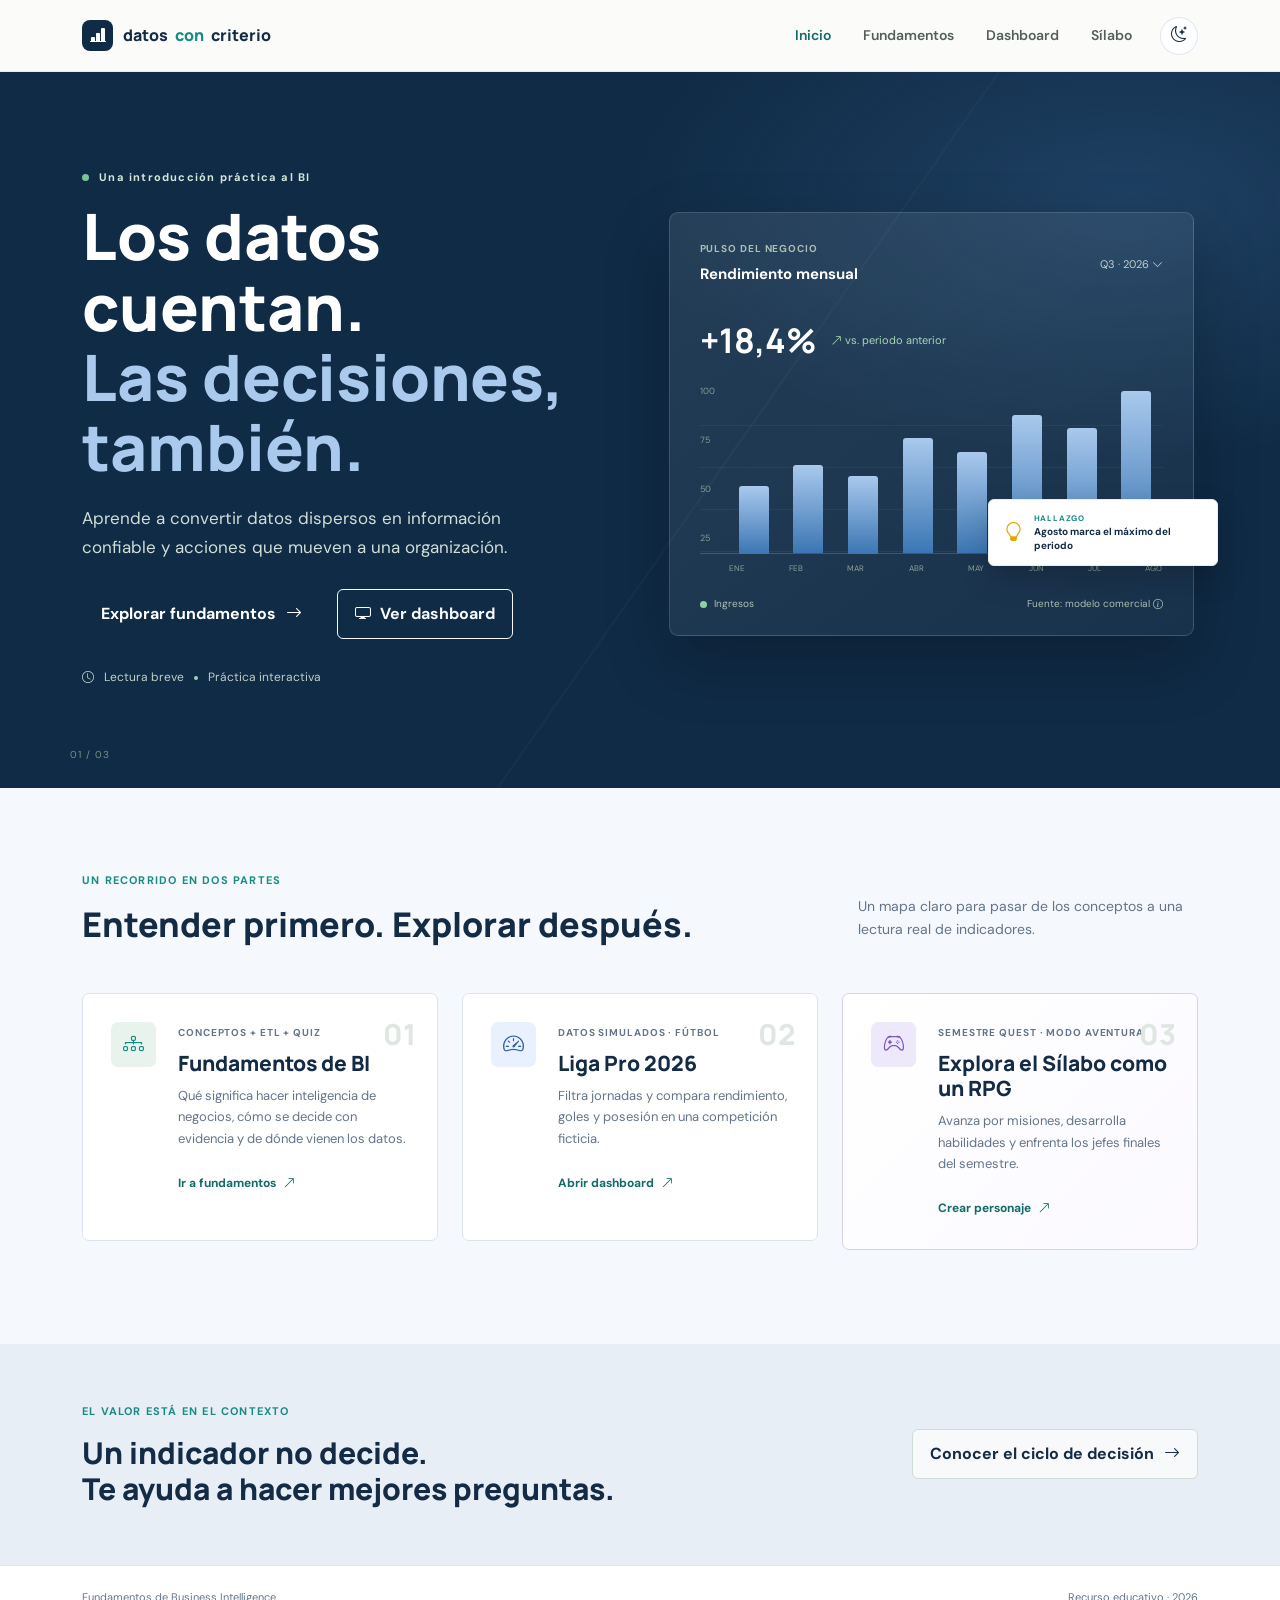
<file: index.html>
<!doctype html>
<html lang="es">
<head>
  <meta charset="utf-8"><meta name="viewport" content="width=device-width, initial-scale=1">
  <meta name="description" content="Una guía práctica para entender Business Intelligence, ETL y decisiones basadas en datos.">
  <title>Datos con criterio | Fundamentos de BI</title>
  <link rel="preconnect" href="https://fonts.googleapis.com"><link rel="preconnect" href="https://fonts.gstatic.com" crossorigin>
  <link href="https://fonts.googleapis.com/css2?family=DM+Sans:wght@400;500;600;700&family=Manrope:wght@500;600;700;800&display=swap" rel="stylesheet">
  <link href="https://cdn.jsdelivr.net/npm/bootstrap@5.3.3/dist/css/bootstrap.min.css" rel="stylesheet">
  <link href="https://cdn.jsdelivr.net/npm/bootstrap-icons@1.11.3/font/bootstrap-icons.min.css" rel="stylesheet">
  <link href="css/styles.css" rel="stylesheet">
</head>
<body>
  <nav class="navbar navbar-expand-lg fixed-top site-nav" aria-label="Navegación principal"><div class="container">
    <a class="navbar-brand" href="index.html"><span class="brand-mark"><i class="bi bi-bar-chart-line-fill" aria-hidden="true"></i></span> datos<span>con</span>criterio</a>
    <button class="navbar-toggler" type="button" data-bs-toggle="collapse" data-bs-target="#mainNav" aria-controls="mainNav" aria-expanded="false" aria-label="Abrir navegación"><span class="navbar-toggler-icon"></span></button>
    <div class="collapse navbar-collapse" id="mainNav"><ul class="navbar-nav ms-auto align-items-lg-center gap-lg-2">
      <li class="nav-item"><a class="nav-link active" aria-current="page" href="index.html">Inicio</a></li><li class="nav-item"><a class="nav-link" href="fundamentos.html">Fundamentos</a></li><li class="nav-item"><a class="nav-link" href="dashboard.html">Dashboard</a></li><li class="nav-item"><a class="nav-link" href="silabo.html">Sílabo</a></li>
      <li class="nav-item ms-lg-2"><button class="theme-toggle" type="button" data-theme-toggle aria-label="Activar modo oscuro" title="Cambiar tema"><i class="bi bi-moon-stars" aria-hidden="true"></i></button></li>
    </ul></div>
  </div></nav>
  <main>
    <section class="home-hero"><div class="container"><div class="row align-items-center g-5">
      <div class="col-lg-6 hero-copy"><p class="eyebrow"><span class="eyebrow-dot"></span> Una introducción práctica al BI</p><h1>Los datos cuentan.<br><span>Las decisiones, también.</span></h1><p class="hero-lede">Aprende a convertir datos dispersos en información confiable y acciones que mueven a una organización.</p>
        <div class="d-flex flex-wrap gap-3 hero-actions"><a class="btn btn-accent" href="fundamentos.html">Explorar fundamentos <i class="bi bi-arrow-right" aria-hidden="true"></i></a><a class="btn btn-outline-light" href="dashboard.html"><i class="bi bi-display" aria-hidden="true"></i> Ver dashboard</a></div>
        <div class="hero-note"><i class="bi bi-clock" aria-hidden="true"></i> Lectura breve <span></span> Práctica interactiva</div>
      </div>
      <div class="col-lg-6"><div class="hero-visual" aria-label="Visualización de tendencias de datos">
        <div class="visual-topline"><div><span class="visual-label">PULSO DEL NEGOCIO</span><strong>Rendimiento mensual</strong></div><span class="visual-period">Q3 · 2026 <i class="bi bi-chevron-down" aria-hidden="true"></i></span></div>
        <div class="visual-number"><strong>+18,4%</strong><span><i class="bi bi-arrow-up-right" aria-hidden="true"></i> vs. periodo anterior</span></div>
        <div class="chart-grid" aria-hidden="true"><div class="chart-y"><span>100</span><span>75</span><span>50</span><span>25</span></div><div class="hero-bars"><i style="--bar:40%"></i><i style="--bar:52%"></i><i style="--bar:46%"></i><i style="--bar:68%"></i><i style="--bar:60%"></i><i style="--bar:82%"></i><i style="--bar:74%"></i><i style="--bar:96%"></i></div></div>
        <div class="chart-months"><span>ENE</span><span>FEB</span><span>MAR</span><span>ABR</span><span>MAY</span><span>JUN</span><span>JUL</span><span>AGO</span></div>
        <div class="visual-bottom"><span><i class="legend-dot"></i> Ingresos</span><span>Fuente: modelo comercial <i class="bi bi-info-circle" aria-hidden="true"></i></span></div>
        <div class="floating-insight"><i class="bi bi-lightbulb" aria-hidden="true"></i><span><small>HALLAZGO</small><strong>Agosto marca el máximo del periodo</strong></span></div>
      </div></div>
    </div></div><div class="hero-index" aria-hidden="true">01 / 03</div></section>
    <section class="section-pad learning-path"><div class="container">
      <div class="section-heading d-flex flex-column flex-md-row justify-content-between align-items-md-end gap-3"><div><p class="eyebrow text-green">UN RECORRIDO EN DOS PARTES</p><h2>Entender primero.<br class="d-md-none"> Explorar después.</h2></div><p>Un mapa claro para pasar de los conceptos a una lectura real de indicadores.</p></div>
      <div class="row g-4 mt-2"><div class="col-md-6 col-xl-4"><a class="path-card" href="fundamentos.html"><div class="path-number">01</div><div class="path-icon icon-green"><i class="bi bi-diagram-3" aria-hidden="true"></i></div><div class="path-card-body"><span class="card-kicker">CONCEPTOS + ETL + QUIZ</span><h3>Fundamentos de BI</h3><p>Qué significa hacer inteligencia de negocios, cómo se decide con evidencia y de dónde vienen los datos.</p><span class="text-link">Ir a fundamentos <i class="bi bi-arrow-up-right" aria-hidden="true"></i></span></div></a></div>
        <div class="col-md-6 col-xl-4"><a class="path-card" href="dashboard.html"><div class="path-number">02</div><div class="path-icon icon-blue"><i class="bi bi-speedometer2" aria-hidden="true"></i></div><div class="path-card-body"><span class="card-kicker">DATOS SIMULADOS · FÚTBOL</span><h3>Liga Pro 2026</h3><p>Filtra jornadas y compara rendimiento, goles y posesión en una competición ficticia.</p><span class="text-link">Abrir dashboard <i class="bi bi-arrow-up-right" aria-hidden="true"></i></span></div></a></div>
        <div class="col-md-6 col-xl-4"><a class="path-card path-card-adventure" href="silabo.html"><div class="path-number">03</div><div class="path-icon icon-violet"><i class="bi bi-controller" aria-hidden="true"></i></div><div class="path-card-body"><span class="card-kicker">SEMESTRE QUEST · MODO AVENTURA</span><h3>Explora el Sílabo como un RPG</h3><p>Avanza por misiones, desarrolla habilidades y enfrenta los jefes finales del semestre.</p><span class="text-link">Crear personaje <i class="bi bi-arrow-up-right" aria-hidden="true"></i></span></div></a></div>
      </div>
    </div></section>
    <section class="home-band"><div class="container d-flex flex-column flex-lg-row align-items-lg-center justify-content-between gap-4"><div><p class="eyebrow">EL VALOR ESTÁ EN EL CONTEXTO</p><h2>Un indicador no decide.<br>Te ayuda a hacer mejores preguntas.</h2></div><a href="fundamentos.html#decisiones" class="btn btn-light">Conocer el ciclo de decisión <i class="bi bi-arrow-right" aria-hidden="true"></i></a></div></section>
  </main>
  <footer class="site-footer"><div class="container d-flex flex-column flex-sm-row justify-content-between gap-2"><span>Fundamentos de Business Intelligence</span><span>Recurso educativo · 2026</span></div></footer>
  <script src="https://cdn.jsdelivr.net/npm/bootstrap@5.3.3/dist/js/bootstrap.bundle.min.js"></script><script src="js/main.js"></script>
</body></html>
</file>
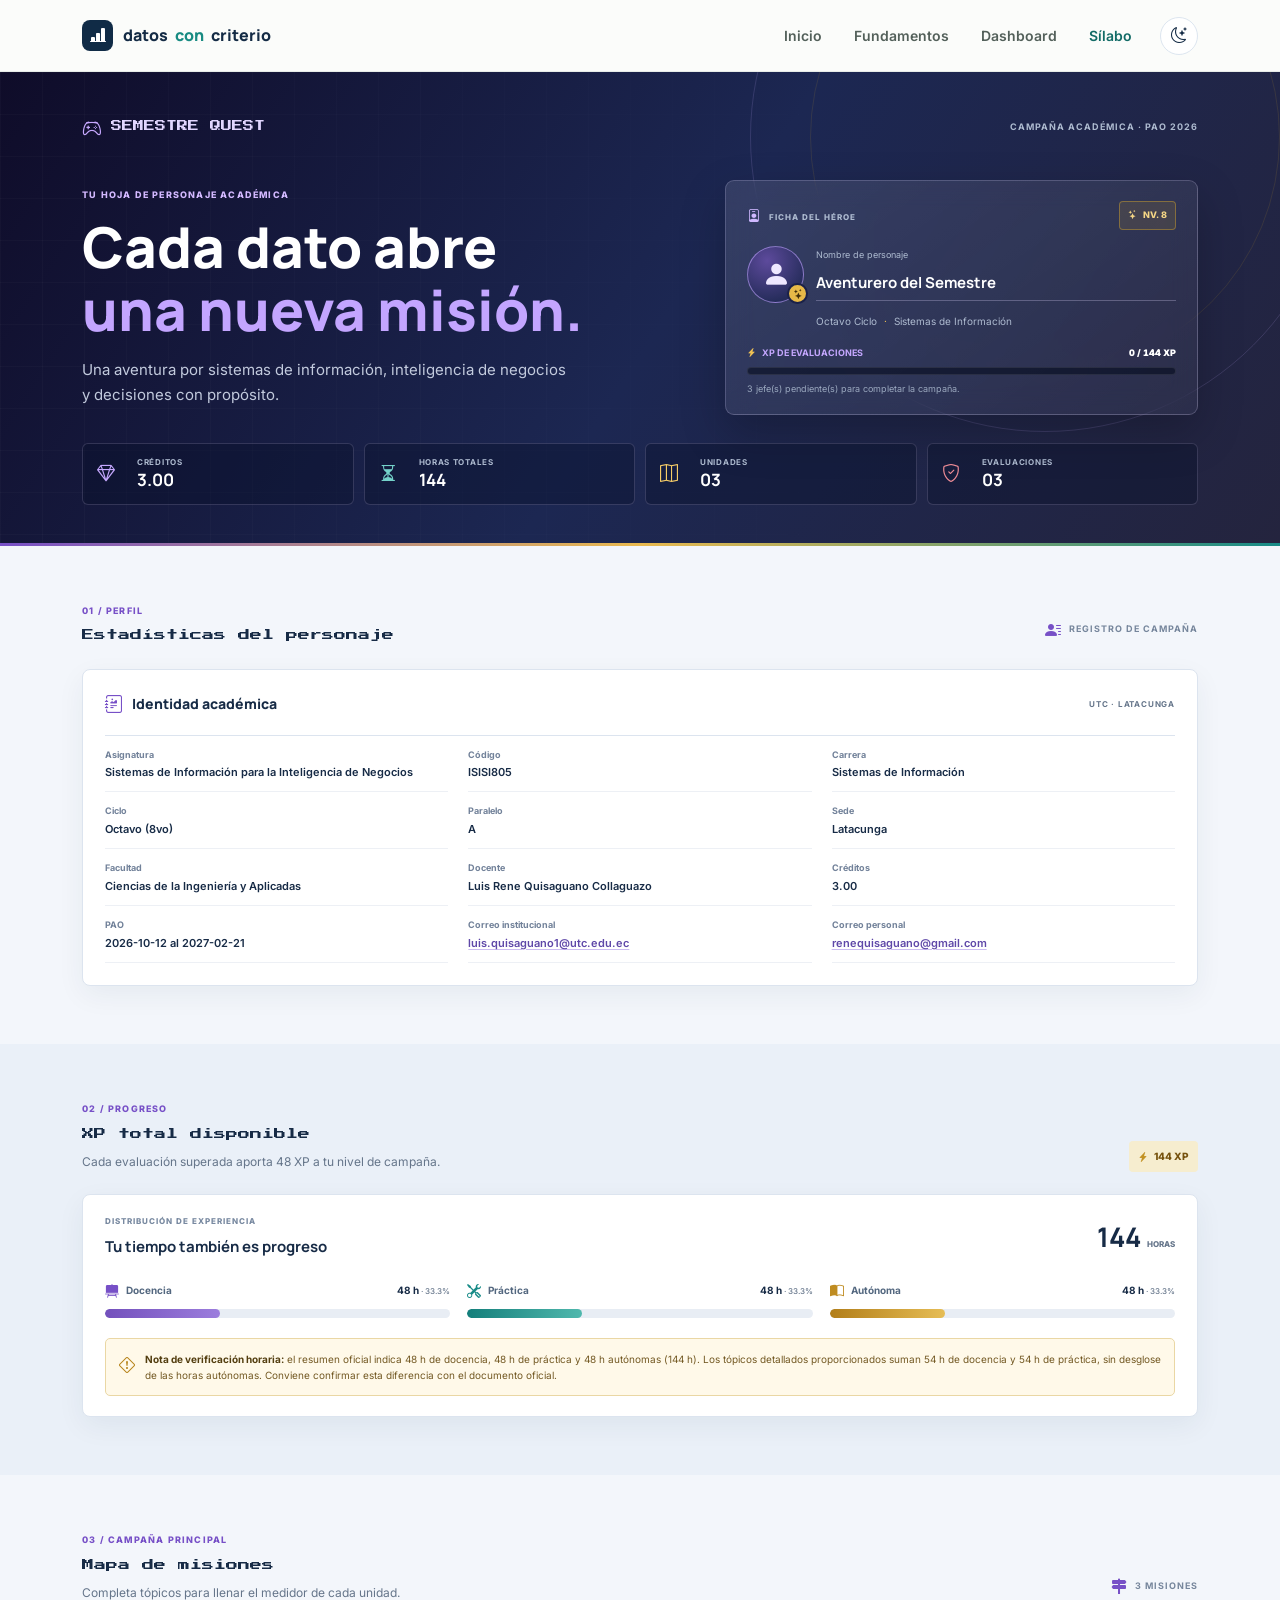
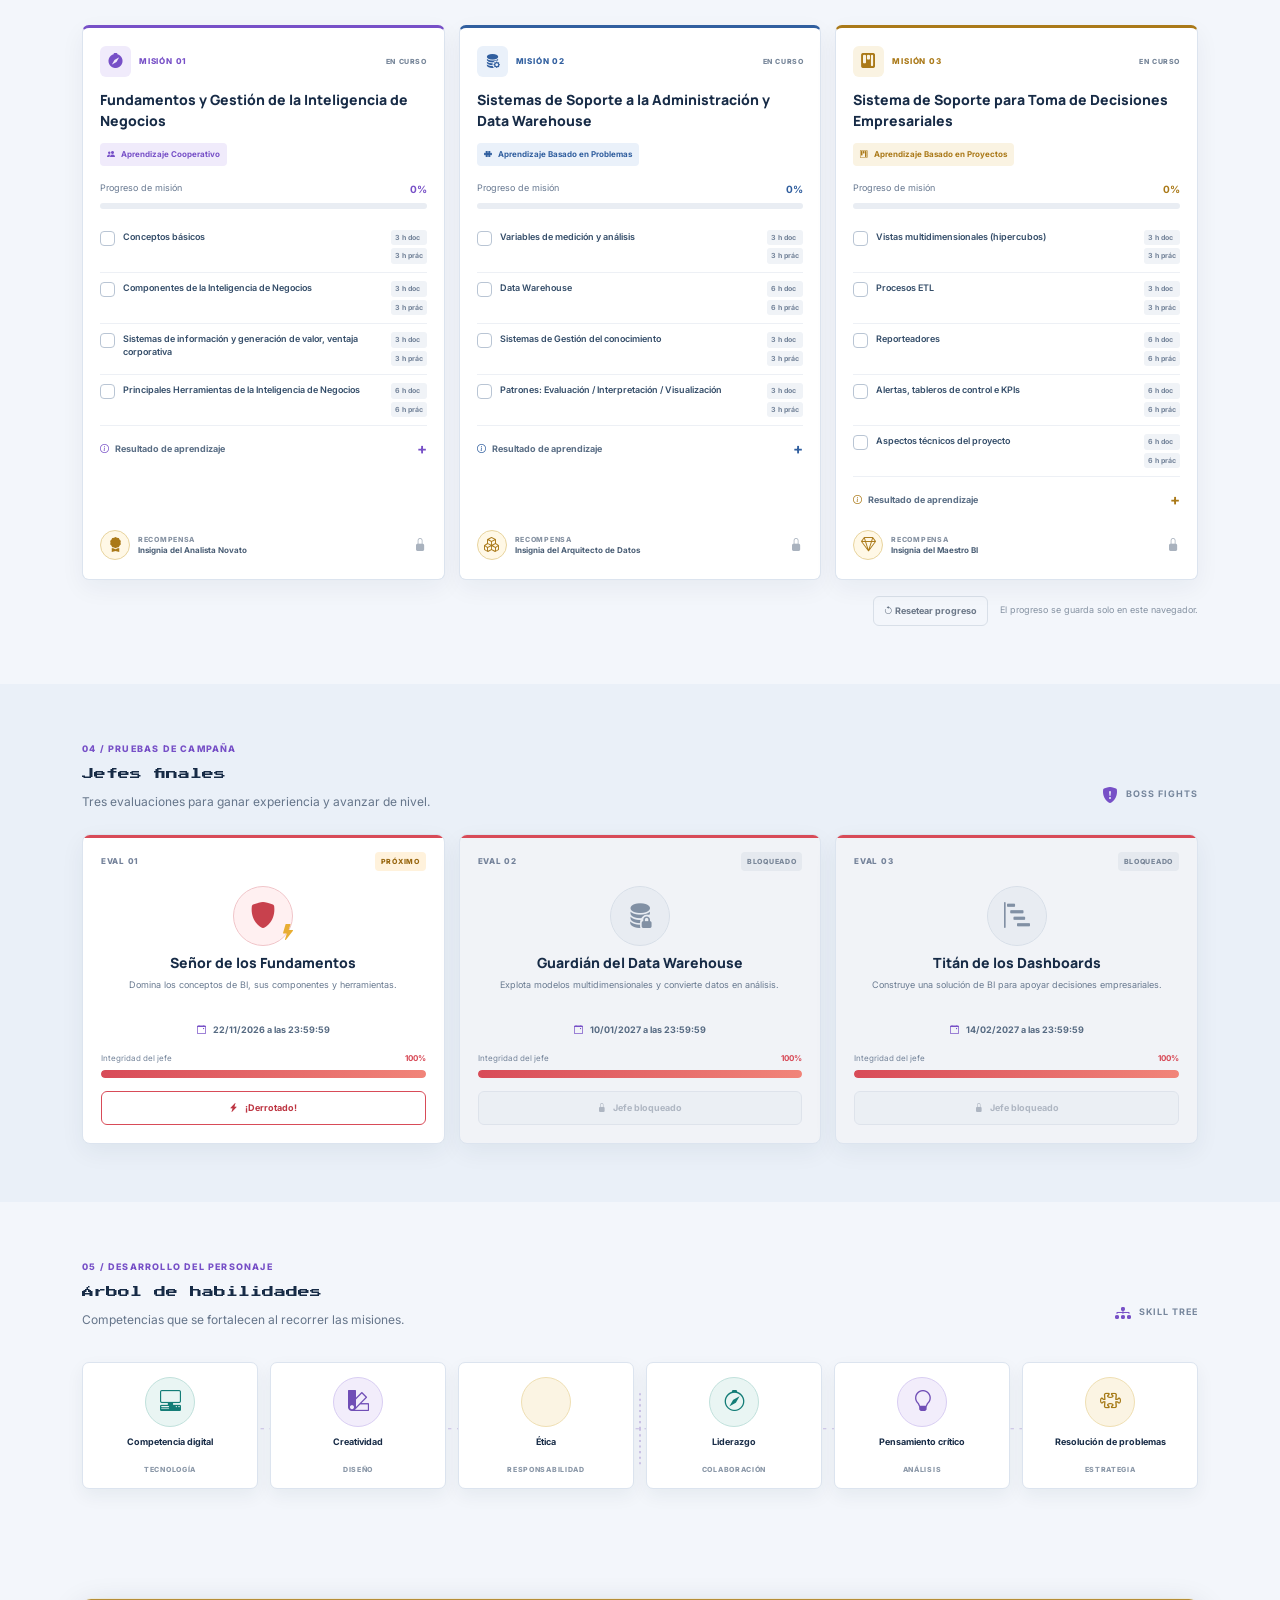
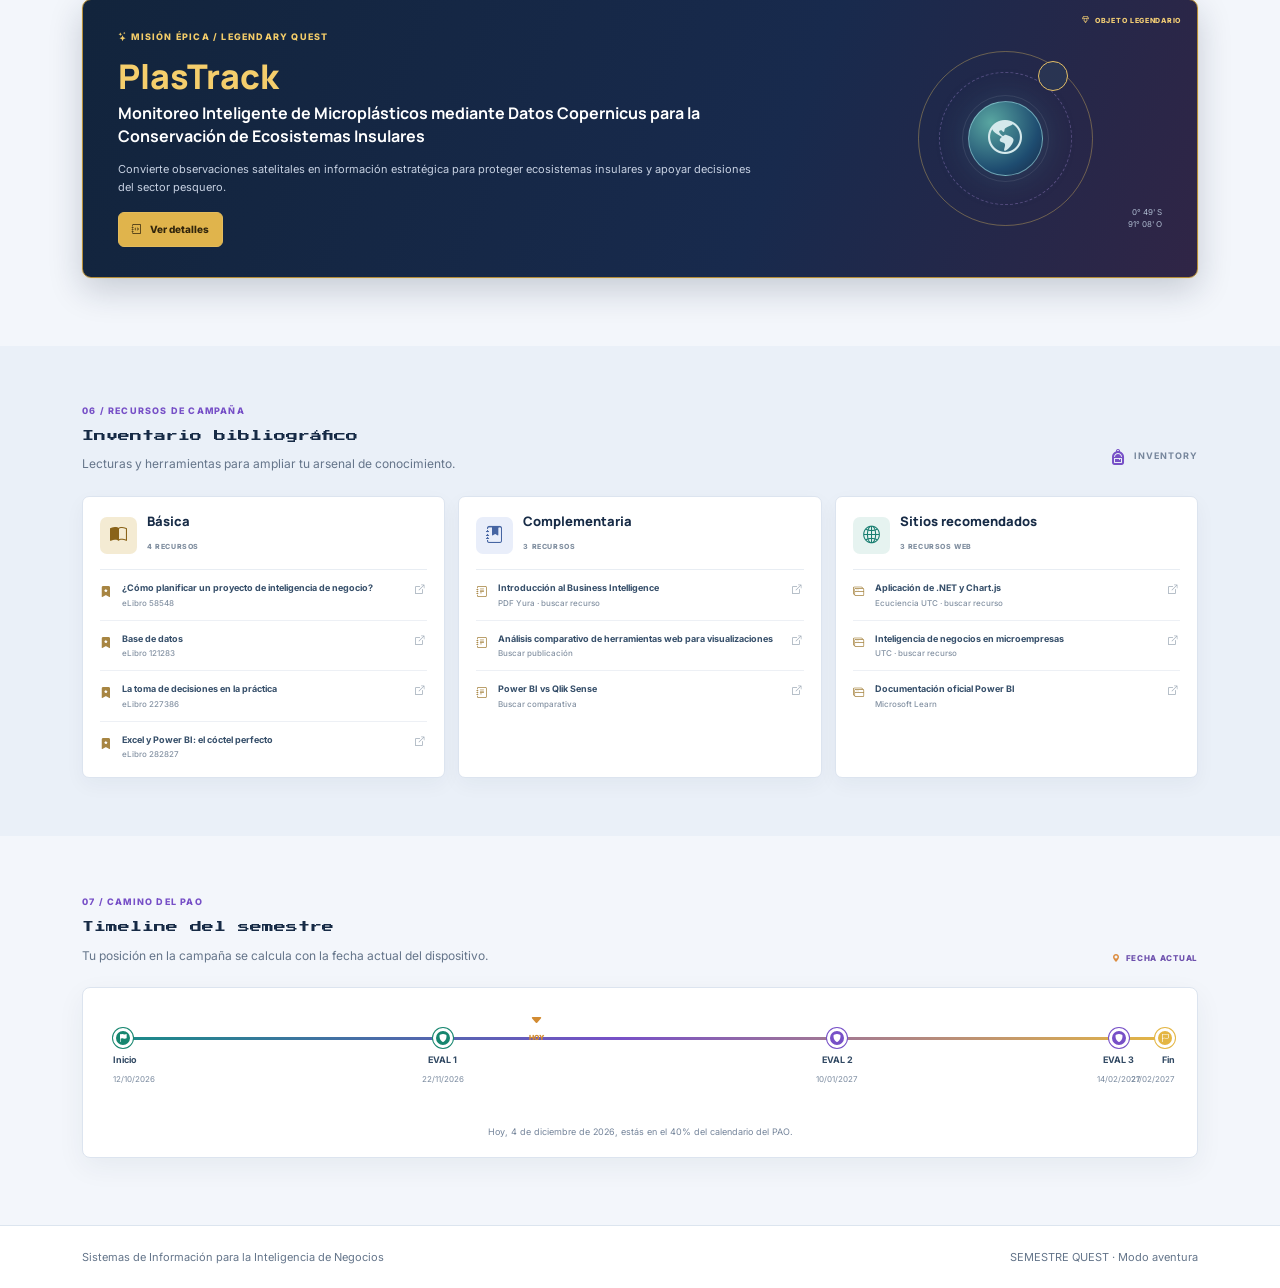
<file: silabo.html>
<!doctype html>
<html lang="es">
<head>
  <meta charset="utf-8"><meta name="viewport" content="width=device-width, initial-scale=1">
  <meta name="description" content="SEMESTRE QUEST: explora el sílabo de Sistemas de Información para la Inteligencia de Negocios como una aventura RPG.">
  <title>SEMESTRE QUEST | Sílabo RPG</title>
  <link rel="preconnect" href="https://fonts.googleapis.com"><link rel="preconnect" href="https://fonts.gstatic.com" crossorigin>
  <link href="https://fonts.googleapis.com/css2?family=Inter:wght@400;500;600;700&family=Manrope:wght@500;600;700;800&family=Press+Start+2P&display=swap" rel="stylesheet">
  <link href="https://cdn.jsdelivr.net/npm/bootstrap@5.3.3/dist/css/bootstrap.min.css" rel="stylesheet">
  <link href="https://cdn.jsdelivr.net/npm/bootstrap-icons@1.11.3/font/bootstrap-icons.min.css" rel="stylesheet">
  <link href="css/styles.css" rel="stylesheet"><link href="css/silabo.css" rel="stylesheet">
</head>
<body class="silabo-page">
  <nav class="navbar navbar-expand-lg fixed-top site-nav" aria-label="Navegación principal"><div class="container">
    <a class="navbar-brand" href="index.html"><span class="brand-mark"><i class="bi bi-bar-chart-line-fill" aria-hidden="true"></i></span> datos<span>con</span>criterio</a>
    <button class="navbar-toggler" type="button" data-bs-toggle="collapse" data-bs-target="#mainNav" aria-controls="mainNav" aria-expanded="false" aria-label="Abrir navegación"><span class="navbar-toggler-icon"></span></button>
    <div class="collapse navbar-collapse" id="mainNav"><ul class="navbar-nav ms-auto align-items-lg-center gap-lg-2">
      <li class="nav-item"><a class="nav-link" href="index.html">Inicio</a></li><li class="nav-item"><a class="nav-link" href="fundamentos.html">Fundamentos</a></li><li class="nav-item"><a class="nav-link" href="dashboard.html">Dashboard</a></li><li class="nav-item"><a class="nav-link active" aria-current="page" href="silabo.html">Sílabo</a></li>
      <li class="nav-item ms-lg-2"><button class="theme-toggle" type="button" data-theme-toggle aria-label="Activar modo oscuro" title="Cambiar tema"><i class="bi bi-moon-stars" aria-hidden="true"></i></button></li>
    </ul></div>
  </div></nav>

  <main class="quest-main">
    <section class="quest-hero" aria-labelledby="questTitle">
      <div class="quest-hero-orbit orbit-one" aria-hidden="true"></div><div class="quest-hero-orbit orbit-two" aria-hidden="true"></div>
      <div class="container quest-hero-content">
        <div class="quest-brandline"><span class="pixel-label"><i class="bi bi-controller" aria-hidden="true"></i> SEMESTRE QUEST</span><span class="season-label">CAMPAÑA ACADÉMICA · PAO 2026</span></div>
        <div class="hero-character-grid">
          <div class="hero-copy-quest"><p class="quest-eyebrow">TU HOJA DE PERSONAJE ACADÉMICA</p><h1 id="questTitle">Cada dato abre<br><span>una nueva misión.</span></h1><p class="quest-description">Una aventura por sistemas de información, inteligencia de negocios y decisiones con propósito.</p></div>
          <div class="character-card">
            <div class="character-card-top"><span class="character-label"><i class="bi bi-person-badge" aria-hidden="true"></i> FICHA DEL HÉROE</span><span class="level-badge"><i class="bi bi-stars" aria-hidden="true"></i> NV. 8</span></div>
            <div class="character-identity"><div class="character-avatar" aria-hidden="true"><i class="bi bi-person-fill"></i><span class="avatar-spark"><i class="bi bi-stars"></i></span></div><div class="character-name-wrap"><label for="heroName">Nombre de personaje</label><input id="heroName" class="hero-name-input" type="text" maxlength="32" value="Aventurero del Semestre" autocomplete="nickname" aria-label="Nombre de personaje"></div></div>
            <p class="cycle-name">Octavo Ciclo <span>·</span> Sistemas de Información</p>
            <div class="xp-heading"><span><i class="bi bi-lightning-charge-fill" aria-hidden="true"></i> XP DE EVALUACIONES</span><strong id="xpReadout">0 / 144 XP</strong></div>
            <div class="quest-progress-track" role="progressbar" aria-label="Experiencia ganada al superar evaluaciones" aria-valuemin="0" aria-valuemax="144" aria-valuenow="0"><div id="heroXpBar" class="quest-progress-fill"></div></div>
            <p id="heroXpHint" class="xp-hint">Supera jefes finales para ganar XP de campaña.</p>
          </div>
        </div>
        <div class="hero-stat-grid" aria-label="Estadísticas del personaje"><article class="hero-stat"><i class="bi bi-gem" aria-hidden="true"></i><span>CRÉDITOS</span><strong>3.00</strong></article><article class="hero-stat"><i class="bi bi-hourglass-split" aria-hidden="true"></i><span>HORAS TOTALES</span><strong>144</strong></article><article class="hero-stat"><i class="bi bi-map" aria-hidden="true"></i><span>UNIDADES</span><strong>03</strong></article><article class="hero-stat"><i class="bi bi-shield-check" aria-hidden="true"></i><span>EVALUACIONES</span><strong>03</strong></article></div>
      </div>
      <div class="hero-bottom-line" aria-hidden="true"></div>
    </section>

    <section class="quest-section character-sheet-section" id="personaje">
      <div class="container"><div class="section-heading-quest reveal-on-scroll"><div><p class="quest-eyebrow">01 / PERFIL</p><h2>Estadísticas del personaje</h2></div><span class="section-ornament"><i class="bi bi-person-lines-fill" aria-hidden="true"></i> REGISTRO DE CAMPAÑA</span></div>
        <div class="character-sheet quest-panel reveal-on-scroll"><div class="sheet-heading"><i class="bi bi-journal-richtext" aria-hidden="true"></i><h3>Identidad académica</h3><span>UTC · LATACUNGA</span></div><dl class="profile-grid">
          <div><dt>Asignatura</dt><dd>Sistemas de Información para la Inteligencia de Negocios</dd></div><div><dt>Código</dt><dd>ISISI805</dd></div><div><dt>Carrera</dt><dd>Sistemas de Información</dd></div><div><dt>Ciclo</dt><dd>Octavo (8vo)</dd></div><div><dt>Paralelo</dt><dd>A</dd></div><div><dt>Sede</dt><dd>Latacunga</dd></div><div><dt>Facultad</dt><dd>Ciencias de la Ingeniería y Aplicadas</dd></div><div><dt>Docente</dt><dd>Luis Rene Quisaguano Collaguazo</dd></div><div><dt>Créditos</dt><dd>3.00</dd></div><div><dt>PAO</dt><dd>2026-10-12 al 2027-02-21</dd></div>
          <div><dt>Correo institucional</dt><dd><a href="mailto:luis.quisaguano1@utc.edu.ec">luis.quisaguano1@utc.edu.ec</a></dd></div><div><dt>Correo personal</dt><dd><a href="mailto:renequisaguano@gmail.com">renequisaguano@gmail.com</a></dd></div>
        </dl></div>
      </div>
    </section>

    <section class="quest-section xp-section" id="experiencia">
      <div class="container"><div class="section-heading-quest reveal-on-scroll"><div><p class="quest-eyebrow">02 / PROGRESO</p><h2>XP total disponible</h2><p class="section-lede">Cada evaluación superada aporta 48 XP a tu nivel de campaña.</p></div><span class="total-xp-badge"><i class="bi bi-lightning-charge-fill" aria-hidden="true"></i> 144 XP</span></div>
        <div class="xp-ledger quest-panel reveal-on-scroll"><div class="xp-ledger-top"><div><span class="character-label">DISTRIBUCIÓN DE EXPERIENCIA</span><strong>Tu tiempo también es progreso</strong></div><span class="total-hours"><strong>144</strong><small>HORAS</small></span></div>
          <div class="xp-category-list">
            <div class="xp-category"><div class="xp-category-heading"><span><i class="bi bi-easel2-fill" aria-hidden="true"></i> Docencia</span><strong>48 h <small>· 33.3%</small></strong></div><div class="xp-bar"><span class="xp-docencia" style="width:33.333%"></span></div></div>
            <div class="xp-category"><div class="xp-category-heading"><span><i class="bi bi-tools" aria-hidden="true"></i> Práctica</span><strong>48 h <small>· 33.3%</small></strong></div><div class="xp-bar"><span class="xp-practica" style="width:33.333%"></span></div></div>
            <div class="xp-category"><div class="xp-category-heading"><span><i class="bi bi-book-half" aria-hidden="true"></i> Autónoma</span><strong>48 h <small>· 33.3%</small></strong></div><div class="xp-bar"><span class="xp-autonoma" style="width:33.333%"></span></div></div>
          </div>
          <div class="hours-review"><i class="bi bi-exclamation-diamond" aria-hidden="true"></i><p><strong>Nota de verificación horaria:</strong> el resumen oficial indica 48 h de docencia, 48 h de práctica y 48 h autónomas (144 h). Los tópicos detallados proporcionados suman 54 h de docencia y 54 h de práctica, sin desglose de las horas autónomas. Conviene confirmar esta diferencia con el documento oficial.</p></div>
        </div>
      </div>
    </section>

    <section class="quest-section missions-section" id="misiones">
      <div class="container"><div class="section-heading-quest reveal-on-scroll"><div><p class="quest-eyebrow">03 / CAMPAÑA PRINCIPAL</p><h2>Mapa de misiones</h2><p class="section-lede">Completa tópicos para llenar el medidor de cada unidad.</p></div><span class="section-ornament"><i class="bi bi-signpost-2-fill" aria-hidden="true"></i> 3 MISIONES</span></div>
        <div class="mission-grid">
          <article class="mission-card mission-teal reveal-on-scroll" data-mission="mission1"><div class="mission-card-head"><span class="mission-mark"><i class="bi bi-compass-fill" aria-hidden="true"></i></span><span class="mission-number">MISIÓN 01</span><span class="mission-status" data-mission-status>EN CURSO</span></div><h3>Fundamentos y Gestión de la Inteligencia de Negocios</h3><div class="method-badge"><i class="bi bi-people-fill" aria-hidden="true"></i> Aprendizaje Cooperativo</div><div class="mission-progress-heading"><span>Progreso de misión</span><strong data-mission-percent>0%</strong></div><div class="quest-progress-track" role="progressbar" aria-label="Progreso de la misión 1" aria-valuemin="0" aria-valuemax="100" aria-valuenow="0"><div class="quest-progress-fill" data-mission-bar></div></div>
            <ul class="quest-task-list"><li><label><input type="checkbox" data-task="m1-t1"><span class="task-check"></span><span class="task-name">Conceptos básicos</span></label><span class="hour-chips"><i>3 h doc</i><i>3 h prác</i></span></li><li><label><input type="checkbox" data-task="m1-t2"><span class="task-check"></span><span class="task-name">Componentes de la Inteligencia de Negocios</span></label><span class="hour-chips"><i>3 h doc</i><i>3 h prác</i></span></li><li><label><input type="checkbox" data-task="m1-t3"><span class="task-check"></span><span class="task-name">Sistemas de información y generación de valor, ventaja corporativa</span></label><span class="hour-chips"><i>3 h doc</i><i>3 h prác</i></span></li><li><label><input type="checkbox" data-task="m1-t4"><span class="task-check"></span><span class="task-name">Principales Herramientas de la Inteligencia de Negocios</span></label><span class="hour-chips"><i>6 h doc</i><i>6 h prác</i></span></li></ul>
            <details class="mission-outcome"><summary><i class="bi bi-info-circle" aria-hidden="true"></i> Resultado de aprendizaje</summary><p>Identificar los conceptos básicos, herramientas y componentes de la Inteligencia de Negocios aplicando herramientas de BI.</p></details>
            <div class="mission-reward"><span class="reward-icon"><i class="bi bi-award-fill" aria-hidden="true"></i></span><span><small>RECOMPENSA</small><strong>Insignia del Analista Novato</strong></span><i class="bi bi-lock-fill reward-lock" data-reward-lock aria-label="Insignia bloqueada"></i><span class="reward-unlocked" data-reward-unlocked hidden><i class="bi bi-check-circle-fill" aria-hidden="true"></i> DESBLOQUEADA</span></div>
          </article>
          <article class="mission-card mission-blue reveal-on-scroll" data-mission="mission2"><div class="mission-card-head"><span class="mission-mark"><i class="bi bi-database-fill-gear" aria-hidden="true"></i></span><span class="mission-number">MISIÓN 02</span><span class="mission-status" data-mission-status>EN CURSO</span></div><h3>Sistemas de Soporte a la Administración y Data Warehouse</h3><div class="method-badge"><i class="bi bi-puzzle-fill" aria-hidden="true"></i> Aprendizaje Basado en Problemas</div><div class="mission-progress-heading"><span>Progreso de misión</span><strong data-mission-percent>0%</strong></div><div class="quest-progress-track" role="progressbar" aria-label="Progreso de la misión 2" aria-valuemin="0" aria-valuemax="100" aria-valuenow="0"><div class="quest-progress-fill" data-mission-bar></div></div>
            <ul class="quest-task-list"><li><label><input type="checkbox" data-task="m2-t1"><span class="task-check"></span><span class="task-name">Variables de medición y análisis</span></label><span class="hour-chips"><i>3 h doc</i><i>3 h prác</i></span></li><li><label><input type="checkbox" data-task="m2-t2"><span class="task-check"></span><span class="task-name">Data Warehouse</span></label><span class="hour-chips"><i>6 h doc</i><i>6 h prác</i></span></li><li><label><input type="checkbox" data-task="m2-t3"><span class="task-check"></span><span class="task-name">Sistemas de Gestión del conocimiento</span></label><span class="hour-chips"><i>3 h doc</i><i>3 h prác</i></span></li><li><label><input type="checkbox" data-task="m2-t4"><span class="task-check"></span><span class="task-name">Patrones: Evaluación / Interpretación / Visualización</span></label><span class="hour-chips"><i>3 h doc</i><i>3 h prác</i></span></li></ul>
            <details class="mission-outcome"><summary><i class="bi bi-info-circle" aria-hidden="true"></i> Resultado de aprendizaje</summary><p>Explotar esquemas de bases de datos multidimensionales usando herramientas de visualización, análisis y consultas.</p></details>
            <div class="mission-reward"><span class="reward-icon"><i class="bi bi-boxes" aria-hidden="true"></i></span><span><small>RECOMPENSA</small><strong>Insignia del Arquitecto de Datos</strong></span><i class="bi bi-lock-fill reward-lock" data-reward-lock aria-label="Insignia bloqueada"></i><span class="reward-unlocked" data-reward-unlocked hidden><i class="bi bi-check-circle-fill" aria-hidden="true"></i> DESBLOQUEADA</span></div>
          </article>
          <article class="mission-card mission-gold reveal-on-scroll" data-mission="mission3"><div class="mission-card-head"><span class="mission-mark"><i class="bi bi-kanban-fill" aria-hidden="true"></i></span><span class="mission-number">MISIÓN 03</span><span class="mission-status" data-mission-status>EN CURSO</span></div><h3>Sistema de Soporte para Toma de Decisiones Empresariales</h3><div class="method-badge"><i class="bi bi-kanban" aria-hidden="true"></i> Aprendizaje Basado en Proyectos</div><div class="mission-progress-heading"><span>Progreso de misión</span><strong data-mission-percent>0%</strong></div><div class="quest-progress-track" role="progressbar" aria-label="Progreso de la misión 3" aria-valuemin="0" aria-valuemax="100" aria-valuenow="0"><div class="quest-progress-fill" data-mission-bar></div></div>
            <ul class="quest-task-list"><li><label><input type="checkbox" data-task="m3-t1"><span class="task-check"></span><span class="task-name">Vistas multidimensionales (hipercubos)</span></label><span class="hour-chips"><i>3 h doc</i><i>3 h prác</i></span></li><li><label><input type="checkbox" data-task="m3-t2"><span class="task-check"></span><span class="task-name">Procesos ETL</span></label><span class="hour-chips"><i>3 h doc</i><i>3 h prác</i></span></li><li><label><input type="checkbox" data-task="m3-t3"><span class="task-check"></span><span class="task-name">Reporteadores</span></label><span class="hour-chips"><i>6 h doc</i><i>6 h prác</i></span></li><li><label><input type="checkbox" data-task="m3-t4"><span class="task-check"></span><span class="task-name">Alertas, tableros de control e KPIs</span></label><span class="hour-chips"><i>6 h doc</i><i>6 h prác</i></span></li><li><label><input type="checkbox" data-task="m3-t5"><span class="task-check"></span><span class="task-name">Aspectos técnicos del proyecto</span></label><span class="hour-chips"><i>6 h doc</i><i>6 h prác</i></span></li></ul>
            <details class="mission-outcome"><summary><i class="bi bi-info-circle" aria-hidden="true"></i> Resultado de aprendizaje</summary><p>Construir una solución de BI para un caso práctico moldeando la información organizacional.</p></details>
            <div class="mission-reward"><span class="reward-icon"><i class="bi bi-gem" aria-hidden="true"></i></span><span><small>RECOMPENSA</small><strong>Insignia del Maestro BI</strong></span><i class="bi bi-lock-fill reward-lock" data-reward-lock aria-label="Insignia bloqueada"></i><span class="reward-unlocked" data-reward-unlocked hidden><i class="bi bi-check-circle-fill" aria-hidden="true"></i> DESBLOQUEADA</span></div>
          </article>
        </div>
        <div class="reset-row"><button class="btn btn-reset" id="resetQuest" type="button"><i class="bi bi-arrow-counterclockwise" aria-hidden="true"></i> Resetear progreso</button><span>El progreso se guarda solo en este navegador.</span></div>
      </div>
    </section>

    <section class="quest-section boss-section" id="evaluaciones">
      <div class="container"><div class="section-heading-quest reveal-on-scroll"><div><p class="quest-eyebrow">04 / PRUEBAS DE CAMPAÑA</p><h2>Jefes finales</h2><p class="section-lede">Tres evaluaciones para ganar experiencia y avanzar de nivel.</p></div><span class="section-ornament"><i class="bi bi-shield-fill-exclamation" aria-hidden="true"></i> BOSS FIGHTS</span></div>
        <div class="boss-grid">
          <article class="boss-card reveal-on-scroll" data-boss="eval1"><div class="boss-card-top"><span class="boss-index">EVAL 01</span><span class="boss-state" data-boss-state>PRÓXIMO</span></div><div class="boss-emblem"><i class="bi bi-shield-fill" aria-hidden="true"></i><i class="bi bi-lightning-fill boss-spark" aria-hidden="true"></i></div><h3>Señor de los Fundamentos</h3><p class="boss-description">Domina los conceptos de BI, sus componentes y herramientas.</p><time datetime="2026-11-22T23:59:59-05:00"><i class="bi bi-calendar-event" aria-hidden="true"></i> 22/11/2026 a las 23:59:59</time><div class="boss-health-label"><span>Integridad del jefe</span><strong data-boss-health-label>100%</strong></div><div class="boss-health" role="progressbar" aria-label="Integridad del jefe Señor de los Fundamentos" aria-valuemin="0" aria-valuemax="100" aria-valuenow="100"><span data-boss-health></span></div><button class="btn btn-defeat" type="button" data-defeat-boss="eval1"><i class="bi bi-sword" aria-hidden="true"></i> ¡Derrotado!</button></article>
          <article class="boss-card is-locked reveal-on-scroll" data-boss="eval2"><div class="boss-card-top"><span class="boss-index">EVAL 02</span><span class="boss-state" data-boss-state>BLOQUEADO</span></div><div class="boss-emblem"><i class="bi bi-database-fill-lock" aria-hidden="true"></i></div><h3>Guardián del Data Warehouse</h3><p class="boss-description">Explota modelos multidimensionales y convierte datos en análisis.</p><time datetime="2027-01-10T23:59:59-05:00"><i class="bi bi-calendar-event" aria-hidden="true"></i> 10/01/2027 a las 23:59:59</time><div class="boss-health-label"><span>Integridad del jefe</span><strong data-boss-health-label>100%</strong></div><div class="boss-health" role="progressbar" aria-label="Integridad del jefe Guardián del Data Warehouse" aria-valuemin="0" aria-valuemax="100" aria-valuenow="100"><span data-boss-health></span></div><button class="btn btn-defeat" type="button" data-defeat-boss="eval2" disabled><i class="bi bi-lock-fill" aria-hidden="true"></i> Jefe bloqueado</button></article>
          <article class="boss-card is-locked reveal-on-scroll" data-boss="eval3"><div class="boss-card-top"><span class="boss-index">EVAL 03</span><span class="boss-state" data-boss-state>BLOQUEADO</span></div><div class="boss-emblem"><i class="bi bi-bar-chart-steps" aria-hidden="true"></i></div><h3>Titán de los Dashboards</h3><p class="boss-description">Construye una solución de BI para apoyar decisiones empresariales.</p><time datetime="2027-02-14T23:59:59-05:00"><i class="bi bi-calendar-event" aria-hidden="true"></i> 14/02/2027 a las 23:59:59</time><div class="boss-health-label"><span>Integridad del jefe</span><strong data-boss-health-label>100%</strong></div><div class="boss-health" role="progressbar" aria-label="Integridad del jefe Titán de los Dashboards" aria-valuemin="0" aria-valuemax="100" aria-valuenow="100"><span data-boss-health></span></div><button class="btn btn-defeat" type="button" data-defeat-boss="eval3" disabled><i class="bi bi-lock-fill" aria-hidden="true"></i> Jefe bloqueado</button></article>
        </div>
      </div>
    </section>

    <section class="quest-section skill-section" id="habilidades">
      <div class="container"><div class="section-heading-quest reveal-on-scroll"><div><p class="quest-eyebrow">05 / DESARROLLO DEL PERSONAJE</p><h2>Árbol de habilidades</h2><p class="section-lede">Competencias que se fortalecen al recorrer las misiones.</p></div><span class="section-ornament"><i class="bi bi-diagram-3-fill" aria-hidden="true"></i> SKILL TREE</span></div>
        <div class="skill-tree"><svg class="skill-connectors" viewBox="0 0 1000 210" preserveAspectRatio="none" aria-hidden="true"><path d="M80 110 H920 M250 110 V55 M500 110 V55 M750 110 V55 M250 110 V165 M500 110 V165 M750 110 V165"/></svg><div class="skill-grid">
          <button class="skill-node reveal-on-scroll" type="button" data-skill="digital" data-bs-toggle="modal" data-bs-target="#skillModal" aria-haspopup="dialog"><span class="skill-icon"><i class="bi bi-pc-display-horizontal" aria-hidden="true"></i></span><strong>Competencia digital</strong><small>TECNOLOGÍA</small></button>
          <button class="skill-node reveal-on-scroll" type="button" data-skill="creative" data-bs-toggle="modal" data-bs-target="#skillModal" aria-haspopup="dialog"><span class="skill-icon"><i class="bi bi-palette2" aria-hidden="true"></i></span><strong>Creatividad</strong><small>DISEÑO</small></button>
          <button class="skill-node reveal-on-scroll" type="button" data-skill="ethics" data-bs-toggle="modal" data-bs-target="#skillModal" aria-haspopup="dialog"><span class="skill-icon"><i class="bi bi-balance-scale" aria-hidden="true"></i></span><strong>Ética</strong><small>RESPONSABILIDAD</small></button>
          <button class="skill-node reveal-on-scroll" type="button" data-skill="leadership" data-bs-toggle="modal" data-bs-target="#skillModal" aria-haspopup="dialog"><span class="skill-icon"><i class="bi bi-compass" aria-hidden="true"></i></span><strong>Liderazgo</strong><small>COLABORACIÓN</small></button>
          <button class="skill-node reveal-on-scroll" type="button" data-skill="critical" data-bs-toggle="modal" data-bs-target="#skillModal" aria-haspopup="dialog"><span class="skill-icon"><i class="bi bi-lightbulb" aria-hidden="true"></i></span><strong>Pensamiento crítico</strong><small>ANÁLISIS</small></button>
          <button class="skill-node reveal-on-scroll" type="button" data-skill="problem" data-bs-toggle="modal" data-bs-target="#skillModal" aria-haspopup="dialog"><span class="skill-icon"><i class="bi bi-puzzle" aria-hidden="true"></i></span><strong>Resolución de problemas</strong><small>ESTRATEGIA</small></button>
        </div></div>
      </div>
    </section>

    <section class="quest-section legendary-section" id="proyecto">
      <div class="container"><div class="legendary-card reveal-on-scroll"><div class="legendary-content"><p class="quest-eyebrow"><i class="bi bi-stars" aria-hidden="true"></i> MISIÓN ÉPICA / LEGENDARY QUEST</p><h2>PlasTrack</h2><h3>Monitoreo Inteligente de Microplásticos mediante Datos Copernicus para la Conservación de Ecosistemas Insulares</h3><p>Convierte observaciones satelitales en información estratégica para proteger ecosistemas insulares y apoyar decisiones del sector pesquero.</p><button class="btn btn-legendary" type="button" data-bs-toggle="modal" data-bs-target="#projectModal"><i class="bi bi-journal-code" aria-hidden="true"></i> Ver detalles</button></div><div class="legendary-art" aria-hidden="true"><div class="planet-orbit"><div class="planet"><i class="bi bi-globe-americas"></i></div><span class="orbit-satellite"><i class="bi bi-satellite"></i></span></div><span class="art-coordinate">0° 49' S<br>91° 08' O</span></div><span class="legendary-rarity"><i class="bi bi-gem" aria-hidden="true"></i> OBJETO LEGENDARIO</span></div></div>
    </section>

    <section class="quest-section inventory-section" id="inventario">
      <div class="container"><div class="section-heading-quest reveal-on-scroll"><div><p class="quest-eyebrow">06 / RECURSOS DE CAMPAÑA</p><h2>Inventario bibliográfico</h2><p class="section-lede">Lecturas y herramientas para ampliar tu arsenal de conocimiento.</p></div><span class="section-ornament"><i class="bi bi-backpack-fill" aria-hidden="true"></i> INVENTORY</span></div>
        <div class="inventory-grid">
          <article class="inventory-category reveal-on-scroll"><header><span class="inventory-icon basic-icon"><i class="bi bi-book-half" aria-hidden="true"></i></span><div><h3>Básica</h3><small>4 RECURSOS</small></div></header><ul>
            <li><i class="bi bi-bookmark-star-fill" aria-hidden="true"></i><a href="https://elibro.net/es/lc/utc/titulos/58548" target="_blank" rel="noopener noreferrer">¿Cómo planificar un proyecto de inteligencia de negocio? <small>eLibro 58548</small></a><i class="bi bi-box-arrow-up-right external-mark" aria-hidden="true"></i></li>
            <li><i class="bi bi-bookmark-star-fill" aria-hidden="true"></i><a href="https://elibro.net/es/lc/utc/titulos/121283" target="_blank" rel="noopener noreferrer">Base de datos <small>eLibro 121283</small></a><i class="bi bi-box-arrow-up-right external-mark" aria-hidden="true"></i></li>
            <li><i class="bi bi-bookmark-star-fill" aria-hidden="true"></i><a href="https://elibro.net/es/lc/utc/titulos/227386" target="_blank" rel="noopener noreferrer">La toma de decisiones en la práctica <small>eLibro 227386</small></a><i class="bi bi-box-arrow-up-right external-mark" aria-hidden="true"></i></li>
            <li><i class="bi bi-bookmark-star-fill" aria-hidden="true"></i><a href="https://elibro.net/es/lc/utc/titulos/282827" target="_blank" rel="noopener noreferrer">Excel y Power BI: el cóctel perfecto <small>eLibro 282827</small></a><i class="bi bi-box-arrow-up-right external-mark" aria-hidden="true"></i></li>
          </ul></article>
          <article class="inventory-category reveal-on-scroll"><header><span class="inventory-icon complementary-icon"><i class="bi bi-journal-bookmark-fill" aria-hidden="true"></i></span><div><h3>Complementaria</h3><small>3 RECURSOS</small></div></header><ul>
            <li><i class="bi bi-journal-text" aria-hidden="true"></i><a href="https://www.google.com/search?q=Introducci%C3%B3n+al+Business+Intelligence+PDF+Yura" target="_blank" rel="noopener noreferrer">Introducción al Business Intelligence <small>PDF Yura · buscar recurso</small></a><i class="bi bi-box-arrow-up-right external-mark" aria-hidden="true"></i></li>
            <li><i class="bi bi-journal-text" aria-hidden="true"></i><a href="https://www.google.com/search?q=An%C3%A1lisis+comparativo+de+herramientas+web+para+visualizaciones" target="_blank" rel="noopener noreferrer">Análisis comparativo de herramientas web para visualizaciones <small>Buscar publicación</small></a><i class="bi bi-box-arrow-up-right external-mark" aria-hidden="true"></i></li>
            <li><i class="bi bi-journal-text" aria-hidden="true"></i><a href="https://www.google.com/search?q=Power+BI+vs+Qlik+Sense+comparativa" target="_blank" rel="noopener noreferrer">Power BI vs Qlik Sense <small>Buscar comparativa</small></a><i class="bi bi-box-arrow-up-right external-mark" aria-hidden="true"></i></li>
          </ul></article>
          <article class="inventory-category reveal-on-scroll"><header><span class="inventory-icon web-icon"><i class="bi bi-globe2" aria-hidden="true"></i></span><div><h3>Sitios recomendados</h3><small>3 RECURSOS WEB</small></div></header><ul>
            <li><i class="bi bi-window-stack" aria-hidden="true"></i><a href="https://www.google.com/search?q=site%3Aecuciencia.utc.edu.ec+.NET+Chart.js+Ecuciencia+UTC" target="_blank" rel="noopener noreferrer">Aplicación de .NET y Chart.js <small>Ecuciencia UTC · buscar recurso</small></a><i class="bi bi-box-arrow-up-right external-mark" aria-hidden="true"></i></li>
            <li><i class="bi bi-window-stack" aria-hidden="true"></i><a href="https://www.google.com/search?q=Inteligencia+de+negocios+en+microempresas+UTC" target="_blank" rel="noopener noreferrer">Inteligencia de negocios en microempresas <small>UTC · buscar recurso</small></a><i class="bi bi-box-arrow-up-right external-mark" aria-hidden="true"></i></li>
            <li><i class="bi bi-window-stack" aria-hidden="true"></i><a href="https://learn.microsoft.com/es-es/power-bi/" target="_blank" rel="noopener noreferrer">Documentación oficial Power BI <small>Microsoft Learn</small></a><i class="bi bi-box-arrow-up-right external-mark" aria-hidden="true"></i></li>
          </ul></article>
        </div>
      </div>
    </section>

    <section class="quest-section timeline-section" id="timeline">
      <div class="container"><div class="section-heading-quest reveal-on-scroll"><div><p class="quest-eyebrow">07 / CAMINO DEL PAO</p><h2>Timeline del semestre</h2><p class="section-lede">Tu posición en la campaña se calcula con la fecha actual del dispositivo.</p></div><span id="todayLabel" class="today-label"><i class="bi bi-geo-alt-fill" aria-hidden="true"></i> FECHA ACTUAL</span></div>
        <div class="semester-timeline quest-panel reveal-on-scroll"><div class="timeline-track"><span id="timelineToday" class="timeline-today" aria-hidden="true"><i class="bi bi-caret-down-fill"></i><span>HOY</span></span><div class="timeline-milestone" data-date="2026-10-12"><span class="milestone-node"><i class="bi bi-flag-fill" aria-hidden="true"></i></span><strong>Inicio</strong><time datetime="2026-10-12">12/10/2026</time></div><div class="timeline-milestone" data-date="2026-11-22"><span class="milestone-node boss-node"><i class="bi bi-shield-fill" aria-hidden="true"></i></span><strong>EVAL 1</strong><time datetime="2026-11-22">22/11/2026</time></div><div class="timeline-milestone" data-date="2027-01-10"><span class="milestone-node boss-node"><i class="bi bi-shield-fill" aria-hidden="true"></i></span><strong>EVAL 2</strong><time datetime="2027-01-10">10/01/2027</time></div><div class="timeline-milestone" data-date="2027-02-14"><span class="milestone-node boss-node"><i class="bi bi-shield-fill" aria-hidden="true"></i></span><strong>EVAL 3</strong><time datetime="2027-02-14">14/02/2027</time></div><div class="timeline-milestone" data-date="2027-02-21"><span class="milestone-node finish-node"><i class="bi bi-flag" aria-hidden="true"></i></span><strong>Fin</strong><time datetime="2027-02-21">21/02/2027</time></div></div><p id="timelineStatus" class="timeline-status" aria-live="polite"></p></div>
      </div>
    </section>
  </main>

  <footer class="site-footer quest-footer"><div class="container d-flex flex-column flex-sm-row justify-content-between gap-2"><span>Sistemas de Información para la Inteligencia de Negocios</span><span>SEMESTRE QUEST · Modo aventura</span></div></footer>

  <div class="modal fade quest-modal" id="skillModal" tabindex="-1" aria-labelledby="skillModalTitle" aria-hidden="true"><div class="modal-dialog modal-dialog-centered"><div class="modal-content"><div class="modal-header"><div><p class="quest-eyebrow">HABILIDAD DEL PERSONAJE</p><h2 class="modal-title" id="skillModalTitle">Habilidad</h2></div><button type="button" class="btn-close" data-bs-dismiss="modal" aria-label="Cerrar"></button></div><div class="modal-body" id="skillModalDescription"></div></div></div></div>
  <div class="modal fade quest-modal" id="projectModal" tabindex="-1" aria-labelledby="projectModalTitle" aria-hidden="true"><div class="modal-dialog modal-dialog-centered"><div class="modal-content"><div class="modal-header"><div><p class="quest-eyebrow">MISIÓN ÉPICA</p><h2 class="modal-title" id="projectModalTitle">PlasTrack</h2></div><button type="button" class="btn-close" data-bs-dismiss="modal" aria-label="Cerrar"></button></div><div class="modal-body"><p><strong>PlasTrack — Monitoreo Inteligente de Microplásticos mediante Datos Copernicus para la Conservación de Ecosistemas Insulares.</strong></p><p>El aporte de la asignatura es transformar grandes volúmenes de datos satelitales de Copernicus y CMEMS en información estratégica mediante dashboards, KPIs y sistemas de alerta temprana.</p><p>La solución apoya al sector pesquero (CEIPA) y a gestores ambientales en el monitoreo y conservación de ecosistemas insulares.</p><div class="project-tool-list"><span><i class="bi bi-satellite" aria-hidden="true"></i> Copernicus / CMEMS</span><span><i class="bi bi-speedometer2" aria-hidden="true"></i> Dashboards y KPIs</span><span><i class="bi bi-bell" aria-hidden="true"></i> Alertas tempranas</span></div></div></div></div></div>
  <div class="toast-container position-fixed bottom-0 end-0 p-3"><div id="questToast" class="toast quest-toast" role="status" aria-live="polite" aria-atomic="true"><div class="toast-header"><i class="bi bi-award-fill toast-award" aria-hidden="true"></i><strong class="me-auto" id="toastTitle">Insignia desbloqueada</strong><button type="button" class="btn-close" data-bs-dismiss="toast" aria-label="Cerrar"></button></div><div class="toast-body" id="toastMessage"></div></div></div>

  <script src="https://cdn.jsdelivr.net/npm/bootstrap@5.3.3/dist/js/bootstrap.bundle.min.js"></script><script src="js/main.js"></script><script src="js/silabo.js"></script>
</body></html>
</file>
<file: css/styles.css>
:root {
  color-scheme: light;
  --ink: #142b45; --muted: #64758a; --paper: #f5f8fc; --surface: #ffffff; --line: #dce5ef;
  --navy: #102b46; --navy-deep: #091c30; --navy-mid: #1d4268;
  --green: #188b82; --green-dark: #126b66; --green-soft: #e6f3f1; --blue: #315f9f; --yellow: #e4b644; --red: #d95d68;
  --shadow: 0 10px 30px rgba(16, 43, 70, .08); --nav-height: 72px;
}
* { box-sizing: border-box; }
html { scroll-behavior: smooth; scroll-padding-top: 92px; }
body { padding-top: var(--nav-height); background: var(--paper); color: var(--ink); font-family: "DM Sans", sans-serif; line-height: 1.65; }
h1, h2, h3, h4, .navbar-brand { font-family: "Manrope", sans-serif; letter-spacing: 0; }
h1, h2, h3, p { margin-top: 0; }
a { color: inherit; }
.site-nav { height: var(--nav-height); background: rgba(251, 252, 250, .96); border-bottom: 1px solid rgba(227, 233, 228, .8); backdrop-filter: blur(12px); }
.navbar-brand { display: inline-flex; align-items: center; gap: 7px; color: var(--ink); font-size: 16px; font-weight: 800; }
.navbar-brand > span:not(.brand-mark) { color: var(--green); }
.brand-mark { display: grid; place-items: center; width: 31px; height: 31px; margin-right: 3px; border-radius: 8px; background: var(--navy); color: white; font-size: 16px; }
.site-nav .nav-link { padding: 9px 12px !important; color: #53605a; font-size: 14px; font-weight: 600; }
.site-nav .nav-link:hover, .site-nav .nav-link.active { color: var(--green-dark); }
.theme-toggle { display: grid; place-items: center; width: 38px; height: 38px; border: 1px solid var(--line); border-radius: 50%; background: var(--surface); color: var(--ink); }
.theme-toggle:hover { color: var(--green); border-color: var(--green); }
.navbar-toggler { padding: 6px 8px; border-color: var(--line); }
.navbar-toggler:focus { box-shadow: 0 0 0 3px rgba(25, 135, 84, .16); }
.btn { border-radius: 6px; font-weight: 700; }
.btn-accent { display: inline-flex; align-items: center; gap: 10px; padding: 12px 18px; border-color: var(--navy); background: var(--navy); color: #fff; }
.btn-accent:hover, .btn-accent:focus { border-color: var(--navy-deep); background: var(--navy-deep); color: #fff; }
.btn-outline-navy { display: inline-flex; align-items: center; justify-content: center; gap: 7px; border: 1px solid #b9c9da; background: var(--surface); color: var(--navy); font-weight: 700; }
.btn-outline-navy:hover, .btn-outline-navy:focus { border-color: var(--navy); background: #edf3f9; color: var(--navy-deep); }
.eyebrow { margin-bottom: 15px; color: #d5e7dc; font-size: 11px; font-weight: 700; letter-spacing: 1.2px; }
.eyebrow.text-green { color: var(--green); }
.home-hero { position: relative; min-height: 590px; overflow: hidden; padding: 88px 0 100px; background: var(--navy); color: #fff; }
.home-hero::before { position: absolute; inset: 0; background: radial-gradient(ellipse at 88% 18%, rgba(73, 128, 184, .25), transparent 31%), linear-gradient(125deg, transparent 56%, rgba(255,255,255,.025) 56%, rgba(255,255,255,.025) 56.15%, transparent 56.15%); content: ""; pointer-events: none; }
.home-hero .container { position: relative; z-index: 1; }
.hero-copy { padding-top: 8px; }
.eyebrow-dot { display: inline-block; width: 7px; height: 7px; margin-right: 6px; border-radius: 50%; background: #78c59b; }
.home-hero h1 { margin: 0 0 21px; font-size: clamp(42px, 5vw, 64px); font-weight: 800; line-height: 1.1; }
.home-hero h1 span { color: #a9c9ed; }
.hero-lede { max-width: 480px; margin-bottom: 28px; color: #d1ded6; font-size: 17px; line-height: 1.7; }
.hero-actions .btn-outline-light { display: inline-flex; align-items: center; gap: 9px; padding: 12px 17px; }
.hero-note { display: flex; align-items: center; gap: 10px; margin-top: 29px; color: #c0d0c6; font-size: 12px; }
.hero-note span { width: 4px; height: 4px; border-radius: 50%; background: #a1d4b5; }
.hero-visual { position: relative; max-width: 525px; margin: 0 auto; padding: 28px 30px 22px; border: 1px solid rgba(231, 243, 236, .17); border-radius: 9px; background: linear-gradient(145deg, rgba(255,255,255,.09), rgba(255,255,255,.035)); box-shadow: 0 25px 65px rgba(0, 0, 0, .23); }
.visual-topline, .visual-bottom, .visual-number { display: flex; align-items: center; justify-content: space-between; }
.visual-label, .card-kicker { display: block; color: var(--muted); font-size: 10px; font-weight: 700; letter-spacing: .9px; }
.visual-label { margin-bottom: 3px; color: #aac0b3; }
.visual-topline strong { font-size: 15px; }
.visual-period { color: #c2d1c8; font-size: 11px; }
.visual-number { justify-content: flex-start; gap: 14px; margin: 25px 0 16px; }
.visual-number strong { font-family: "Manrope", sans-serif; font-size: 34px; }
.visual-number span { color: #a5d7b8; font-size: 11px; }
.chart-grid { display: flex; height: 170px; gap: 13px; border-bottom: 1px solid rgba(255,255,255,.16); background: repeating-linear-gradient(to bottom, transparent 0, transparent 41px, rgba(255,255,255,.09) 42px); }
.chart-y { display: flex; flex-direction: column; justify-content: space-between; padding-bottom: 7px; color: #849b8e; font-size: 9px; }
.hero-bars { display: flex; flex: 1; align-items: end; justify-content: space-around; gap: 12px; padding: 0 5px; }
.hero-bars i { width: min(30px, 9%); height: var(--bar); border-radius: 3px 3px 0 0; background: linear-gradient(180deg, #a9c9ed, #3b76b3); animation: bar-rise .7s ease-out both; transform-origin: bottom; }
.hero-bars i:nth-child(2n) { animation-delay: .08s; } .hero-bars i:nth-child(3n) { animation-delay: .16s; }
@keyframes bar-rise { from { transform: scaleY(.15); } to { transform: scaleY(1); } }
.chart-months { display: flex; justify-content: space-between; padding: 8px 0 0 29px; color: #8da397; font-size: 8px; }
.visual-bottom { margin-top: 21px; color: #aebeb5; font-size: 10px; }
.visual-bottom > span:first-child { display: flex; align-items: center; gap: 7px; }
.legend-dot { width: 7px; height: 7px; border-radius: 50%; background: #8fd0a9; }
.floating-insight { position: absolute; right: -25px; bottom: 69px; display: flex; align-items: center; gap: 11px; max-width: 230px; padding: 12px 15px; border: 1px solid #e7eee9; border-radius: 6px; background: #fff; color: var(--ink); box-shadow: 0 12px 30px rgba(0,0,0,.19); }
.floating-insight > i { color: #e0a900; font-size: 19px; }
.floating-insight small { display: block; color: var(--green); font-size: 8px; font-weight: 700; letter-spacing: .8px; }
.floating-insight strong { display: block; font-size: 10px; line-height: 1.4; }
.hero-index { position: absolute; bottom: 25px; left: max(calc((100vw - 1140px) / 2), 24px); color: #789084; font-size: 10px; letter-spacing: 1px; }
.section-pad { padding: 83px 0 94px; }
.section-heading { margin-bottom: 24px; }
.section-heading h2, .home-band h2 { margin-bottom: 0; font-size: 34px; font-weight: 800; line-height: 1.2; }
.section-heading > p { max-width: 340px; margin-bottom: 4px; color: var(--muted); font-size: 14px; }
.path-card { position: relative; display: flex; min-height: 248px; gap: 22px; padding: 28px; overflow: hidden; border: 1px solid var(--line); border-radius: 7px; background: var(--surface); color: var(--ink); text-decoration: none; transition: transform .2s, box-shadow .2s, border-color .2s; }
.path-card:hover { transform: translateY(-3px); border-color: #bfd7c8; box-shadow: var(--shadow); }
.path-number { position: absolute; top: 17px; right: 21px; color: #e0e7e2; font-family: "Manrope", sans-serif; font-size: 29px; font-weight: 800; }
.path-icon { display: grid; flex: 0 0 45px; place-items: center; width: 45px; height: 45px; border-radius: 7px; font-size: 21px; }
.icon-green { background: #e7f3ec; color: var(--green); } .icon-blue { background: #e9f1ff; color: var(--blue); }
.icon-violet { background: #eee8fb; color: #7750c7; }
.path-card-adventure { border-color: #dacff0; background: linear-gradient(135deg, #fff 0%, #fbf9ff 100%); }
.path-card-adventure:hover { border-color: #a88bdf; }
.path-card-body { max-width: 420px; padding-top: 3px; }
.path-card .card-kicker { margin-bottom: 9px; }
.path-card h3 { margin-bottom: 9px; font-size: 21px; font-weight: 800; }
.path-card p { margin-bottom: 20px; color: var(--muted); font-size: 13px; }
.text-link { color: var(--green-dark); font-size: 12px; font-weight: 700; } .text-link i { margin-left: 4px; }
.home-band { padding: 58px 0; background: #e7eef6; }
.home-band .eyebrow { color: var(--green); } .home-band h2 { font-size: 30px; }
.home-band .btn-light { display: inline-flex; align-items: center; gap: 10px; padding: 12px 17px; border: 1px solid #cfddd3; color: var(--ink); }
.site-footer { position: relative; z-index: 1; padding: 22px 0; border-top: 1px solid var(--line); background: var(--surface); color: var(--muted); font-size: 11px; }
.page-main { min-height: calc(100vh - var(--nav-height)); }
.page-hero { padding: 58px 0 50px; border-bottom: 1px solid var(--line); background: linear-gradient(115deg, #e8f0f8 0%, #f4f7fb 60%, #f4f2e9 100%); }
.page-hero h1 { margin: 0 0 12px; font-size: clamp(37px, 5vw, 55px); font-weight: 800; line-height: 1.12; }
.page-hero h1 span { color: var(--green); }
.page-hero > .container > p:not(.eyebrow) { max-width: 590px; margin-bottom: 18px; color: #59665f; font-size: 16px; }
.page-hero-meta { display: flex; flex-wrap: wrap; gap: 19px; color: #53635a; font-size: 12px; font-weight: 600; }
.page-hero-meta i { margin-right: 5px; color: var(--green); }
.content-layout { display: grid; grid-template-columns: 190px minmax(0, 800px); justify-content: space-between; gap: 58px; padding-top: 50px; padding-bottom: 80px; }
.content-index { position: sticky; top: 100px; align-self: start; display: flex; flex-direction: column; gap: 8px; padding: 5px 0 5px 13px; border-left: 1px solid var(--line); }
.content-index p { margin: 0 0 8px; color: #839088; font-size: 9px; font-weight: 700; letter-spacing: 1px; }
.content-index a { padding: 5px 0; color: #606d66; font-size: 12px; text-decoration: none; } .content-index a:hover { color: var(--green); }
.lesson-section { margin-bottom: 60px; scroll-margin-top: 95px; }
.section-label { display: flex; align-items: center; gap: 10px; margin-bottom: 13px; color: var(--green); font-size: 11px; font-weight: 800; }
.section-label span { color: #849089; font-size: 9px; letter-spacing: .9px; }
.lesson-section h2, .quiz-heading h2 { margin-bottom: 15px; font-size: 29px; font-weight: 800; line-height: 1.25; }
.lesson-section > p { color: #56625c; font-size: 14px; line-height: 1.8; }
.concept-grid { display: grid; grid-template-columns: repeat(3, 1fr); gap: 12px; margin: 24px 0; }
.concept-card { min-height: 153px; padding: 18px 16px; border: 1px solid var(--line); border-radius: 5px; background: var(--surface); }
.concept-index { display: inline-grid; place-items: center; width: 23px; height: 23px; margin-bottom: 12px; border-radius: 50%; background: var(--green-soft); color: var(--green); font-size: 10px; font-weight: 700; }
.concept-card h3 { margin-bottom: 5px; font-size: 15px; font-weight: 800; } .concept-card p { margin: 0; color: var(--muted); font-size: 11px; line-height: 1.6; }
.note-box { display: flex; gap: 13px; margin-top: 21px; padding: 17px; border-left: 3px solid var(--green); background: #eef5f0; }
.note-box > i { color: var(--green); font-size: 19px; } .note-box p { margin: 0; color: #536159; font-size: 12px; line-height: 1.65; } .note-box strong { color: var(--ink); }
.decision-cycle { display: flex; align-items: center; justify-content: space-between; gap: 7px; margin: 23px 0; padding: 18px; border: 1px solid var(--line); border-radius: 6px; background: var(--surface); }
.decision-cycle > div { display: flex; flex-direction: column; min-width: 0; } .decision-cycle > div > span { color: var(--green); font-size: 9px; font-weight: 700; }
.decision-cycle strong { font-size: 11px; } .decision-cycle small { color: var(--muted); font-size: 9px; } .decision-cycle > i { color: #91a197; font-size: 13px; }
.decision-table-wrap { margin: 20px 0; } .decision-table { margin-bottom: 0; font-size: 12px; }
.decision-table th { color: #829087; font-size: 9px; letter-spacing: .6px; text-transform: uppercase; }
.decision-table td, .decision-table th { padding: 10px 12px; border-color: var(--line); } .decision-table td:first-child { color: var(--green-dark); }
.example-callout { display: flex; gap: 16px; margin-top: 18px; padding: 20px; border: 1px solid #e9e4d2; border-radius: 5px; background: #fbf9f0; }
.callout-icon { display: grid; flex: 0 0 39px; place-items: center; width: 39px; height: 39px; border-radius: 6px; background: #f3eac8; color: #927410; font-size: 17px; }
.example-callout .card-kicker { margin-bottom: 6px; color: #927410; } .example-callout p { margin: 0; color: #5f5a49; font-size: 12px; line-height: 1.75; }
.etl-diagram { display: flex; align-items: center; justify-content: space-between; gap: 9px; margin: 23px 0 16px; padding: 20px 16px; border: 1px solid var(--line); border-radius: 6px; background: #f8faf8; }
.etl-source, .etl-destination, .etl-step { display: flex; flex-direction: column; align-items: flex-start; min-width: 0; }
.etl-source, .etl-destination { gap: 5px; color: var(--green-dark); } .etl-source > i, .etl-destination > i { font-size: 19px; }
.etl-source strong, .etl-destination strong, .etl-step strong { font-size: 10px; } .etl-source small, .etl-step small { color: var(--muted); font-size: 8px; }
.etl-step { min-width: 98px; padding: 12px 10px 10px; border: 1px solid #dce8df; border-radius: 5px; background: var(--surface); }
.etl-step > span { margin-bottom: 4px; color: var(--green); font-size: 8px; font-weight: 700; } .etl-arrow { color: #93a69a; font-size: 14px; }
.etl-detail article { height: 100%; padding: 16px; border-top: 2px solid var(--green); background: #f4f7f4; }
.etl-detail article > span { color: var(--green); font-size: 9px; font-weight: 700; } .etl-detail h3 { margin: 7px 0 5px; font-size: 14px; font-weight: 800; }
.etl-detail p { margin: 0; color: var(--muted); font-size: 11px; line-height: 1.65; }
.etl-tools { margin: 21px 0; padding: 17px; border: 1px solid var(--line); border-radius: 5px; background: var(--surface); }
.etl-tools > div { display: flex; flex-wrap: wrap; gap: 8px; margin: 11px 0; } .etl-tools > div span { padding: 5px 9px; border-radius: 3px; background: #eef4ef; color: #315b43; font-size: 10px; font-weight: 700; }
.etl-tools p { margin: 0; color: var(--muted); font-size: 11px; }
.learning-accordion .accordion-item { margin-bottom: 8px; overflow: hidden; border: 1px solid var(--line); border-radius: 5px !important; background: var(--surface); }
.learning-accordion .accordion-button { padding: 14px 16px; color: var(--ink); font-family: "DM Sans", sans-serif; font-size: 12px; font-weight: 700; box-shadow: none; }
.learning-accordion .accordion-button:not(.collapsed) { background: #f0f6f1; color: var(--green-dark); }
.learning-accordion .accordion-button::after { width: 13px; height: 13px; background-size: 13px; }
.learning-accordion .accordion-body { padding: 14px 17px; color: #5b6860; font-size: 12px; line-height: 1.75; }
.learning-accordion .accordion-body p { margin: 0; } .learning-accordion .accordion-body h4 { font-family: "DM Sans", sans-serif; font-size: 12px; font-weight: 700; }
.learning-accordion .accordion-body ul { margin-bottom: 0; padding-left: 18px; } .learning-accordion .accordion-body li { margin: 4px 0; }
.case-accordion { margin-top: 20px; } .quiz-section { padding-top: 7px; scroll-margin-top: 95px; }
.quiz-heading { display: flex; align-items: center; justify-content: space-between; gap: 20px; margin-bottom: 20px; }
.quiz-heading .eyebrow { margin-bottom: 8px; } .quiz-heading h2 { margin-bottom: 5px; } .quiz-heading p:last-child { margin-bottom: 0; color: var(--muted); font-size: 13px; }
.quiz-trophy { display: grid; place-items: center; width: 55px; height: 55px; border-radius: 50%; background: #f6efcf; color: #a1810a; font-size: 24px; }
.dark-theme { color-scheme: dark; --ink: #e5edf6; --muted: #a6b5c5; --paper: #0c1c2d; --surface: #14283d; --line: #2b4057; --green-soft: #203d4a; --shadow: 0 10px 30px rgba(0, 0, 0, .24); }
.dark-theme .site-nav { background: rgba(12, 28, 45, .96); border-color: var(--line); } .dark-theme .site-nav .nav-link, .dark-theme .navbar-brand, .dark-theme .theme-toggle { color: var(--ink); }
.dark-theme .home-hero { background: #091727; } .dark-theme .page-hero { border-color: var(--line); background: linear-gradient(115deg, #172f49, #182b40 60%, #353324); }
.dark-theme .page-hero > .container > p:not(.eyebrow), .dark-theme .page-hero-meta, .dark-theme .lesson-section > p { color: #bdc9c1; }
.dark-theme .concept-card, .dark-theme .decision-cycle, .dark-theme .etl-tools, .dark-theme .learning-accordion .accordion-item { background: var(--surface); }
.dark-theme .concept-card p, .dark-theme .note-box p, .dark-theme .example-callout p, .dark-theme .etl-detail p, .dark-theme .etl-tools p { color: #bdc9c1; }
.dark-theme .note-box, .dark-theme .etl-diagram { background: #18344a; } .dark-theme .example-callout { border-color: #514b31; background: #302d21; }
.dark-theme .home-band { background: #172f49; } .dark-theme .home-band .btn-light { border-color: var(--line); background: var(--surface); color: var(--ink); }
.dark-theme .path-card-adventure { border-color: #574c78; background: linear-gradient(135deg, var(--surface), #262744); }
.dark-theme .decision-table { --bs-table-bg: transparent; --bs-table-color: var(--ink); --bs-table-border-color: var(--line); }
.dark-theme .learning-accordion .accordion-button { background: var(--surface); color: var(--ink); } .dark-theme .learning-accordion .accordion-button:not(.collapsed) { background: #294b37; color: #b6e1c5; }
.dark-theme .btn-outline-navy { border-color: #526d88; background: #14283d; color: #d6e4f2; }
.dark-theme .btn-outline-navy:hover, .dark-theme .btn-outline-navy:focus { background: #203d58; color: #fff; }
.dark-theme .navbar-toggler { border-color: #526d88; }
.dark-theme .navbar-toggler-icon { filter: invert(1); }
.dark-theme .site-footer { border-color: var(--line); background: var(--surface); }
@media (max-width: 991.98px) {
  .content-layout { grid-template-columns: 1fr; gap: 27px; padding-top: 32px; }
  .content-index { position: static; flex-direction: row; flex-wrap: wrap; gap: 5px 15px; padding: 0 0 14px; border-right: 0; border-bottom: 1px solid var(--line); border-left: 0; }
  .content-index p { flex-basis: 100%; margin-bottom: 2px; } .content-index a { padding: 0; }
  .home-hero { padding: 68px 0 83px; } .hero-visual { margin-top: 4px; }
}
@media (max-width: 767.98px) {
  .site-nav { height: auto; min-height: var(--nav-height); } .site-nav .navbar-collapse { padding: 8px 0 15px; }
  .home-hero { min-height: auto; padding: 53px 0 70px; } .home-hero h1 { font-size: 43px; } .hero-lede { font-size: 15px; }
  .hero-visual { padding: 21px 18px 17px; } .chart-grid { height: 145px; } .floating-insight { right: -3px; bottom: 56px; max-width: 205px; }
  .hero-index { bottom: 16px; } .section-pad { padding: 57px 0 65px; } .section-heading h2 { font-size: 29px; }
  .path-card { min-height: 210px; padding: 22px; } .home-band { padding: 42px 0; } .home-band h2 { font-size: 25px; }
  .page-hero { padding: 43px 0 34px; } .page-hero h1 { font-size: 40px; } .content-layout { padding-bottom: 57px; }
  .lesson-section { margin-bottom: 45px; } .lesson-section h2, .quiz-heading h2 { font-size: 25px; } .concept-grid { grid-template-columns: 1fr; } .concept-card { min-height: 0; }
  .decision-cycle { flex-wrap: wrap; justify-content: flex-start; gap: 13px; } .decision-cycle > div { flex: 1 1 27%; } .decision-cycle > i { display: none; }
  .etl-diagram { flex-wrap: wrap; justify-content: center; gap: 13px; } .etl-step { flex: 1 1 26%; min-width: 85px; } .etl-source, .etl-destination { flex: 1 1 35%; }
}
@media (max-width: 420px) {
  .navbar-brand { font-size: 14px; } .hero-actions { align-items: stretch; flex-direction: column; } .hero-actions .btn { justify-content: center; }
  .visual-period { font-size: 9px; } .visual-number strong { font-size: 29px; } .visual-number span { font-size: 9px; } .chart-months { font-size: 7px; }
  .floating-insight { right: 1px; bottom: 52px; max-width: 178px; padding: 9px 10px; }
  .decision-cycle > div { flex-basis: 40%; } .etl-arrow { display: none; }
}
</file>
<file: css/silabo.css>
.silabo-page {
  --quest-ink: #172b46;
  --quest-muted: #65758a;
  --quest-paper: #f3f6fb;
  --quest-surface: #ffffff;
  --quest-border: #dce4ef;
  --quest-navy: #10243d;
  --quest-violet: #7750c7;
  --quest-violet-soft: #eee8fb;
  --quest-gold: #b58116;
  --quest-gold-soft: #fbf3df;
  --quest-teal: #178b87;
  --quest-red: #d84b58;
  background: var(--quest-paper);
  color: var(--quest-ink);
  font-family: "Inter", sans-serif;
}
.quest-main { min-height: 100vh; overflow: hidden; }
.quest-hero { position: relative; isolation: isolate; overflow: hidden; padding: 38px 0 41px; background: linear-gradient(123deg, #0f0c29 0%, #1c2752 52%, #24243e 100%); color: #f1f5f9; }
.quest-hero::after { position: absolute; z-index: -1; inset: 0; background-image: linear-gradient(rgba(255,255,255,.025) 1px, transparent 1px), linear-gradient(90deg, rgba(255,255,255,.025) 1px, transparent 1px); background-size: 42px 42px; content: ""; mask-image: linear-gradient(90deg, black, transparent 82%); }
.quest-hero-content { position: relative; z-index: 1; }
.quest-hero-orbit { position: absolute; z-index: -1; border: 1px solid rgba(191, 166, 249, .16); border-radius: 50%; pointer-events: none; }
.orbit-one { top: -230px; right: -60px; width: 590px; height: 590px; }
.orbit-two { top: -170px; right: 0; width: 470px; height: 470px; border-color: rgba(251, 191, 36, .1); }
.quest-brandline { display: flex; align-items: center; justify-content: space-between; gap: 12px; margin-bottom: 36px; }
.pixel-label { display: inline-flex; align-items: center; gap: 10px; color: #e1d6ff; font-family: "Press Start 2P", monospace; font-size: 11px; line-height: 1.8; }
.pixel-label i { color: #c7a9ff; font-size: 19px; }
.season-label, .section-ornament { color: #aebbd0; font-size: 9px; font-weight: 700; letter-spacing: 1px; }
.hero-character-grid { display: grid; grid-template-columns: minmax(0, 1fr) minmax(340px, .8fr); align-items: center; gap: 52px; }
.quest-eyebrow { margin: 0 0 12px; color: var(--quest-violet); font-size: 9px; font-weight: 800; letter-spacing: 1.2px; }
.hero-copy-quest .quest-eyebrow { color: #d3b9ff; }
.hero-copy-quest h1 { margin: 0 0 17px; color: #fff; font-family: "Manrope", sans-serif; font-size: clamp(37px, 4.4vw, 57px); font-weight: 800; line-height: 1.12; }
.hero-copy-quest h1 span { color: #c3a5ff; }
.quest-description { max-width: 490px; margin: 0; color: #c2cadd; font-size: 15px; }
.character-card { padding: 20px 21px 17px; border: 1px solid rgba(225, 214, 255, .23); border-radius: 9px; background: linear-gradient(145deg, rgba(255,255,255,.11), rgba(255,255,255,.045)); box-shadow: 0 18px 46px rgba(0,0,0,.22); backdrop-filter: blur(13px); }
.character-card-top, .character-identity, .xp-heading, .xp-ledger-top, .xp-category-heading { display: flex; align-items: center; justify-content: space-between; gap: 12px; }
.character-label { color: #aebbd0; font-size: 8px; font-weight: 800; letter-spacing: 1px; }
.character-label i { margin-right: 5px; color: #cfb8ff; font-size: 13px; }
.level-badge { display: inline-flex; align-items: center; gap: 6px; padding: 6px 8px; border: 1px solid rgba(251,191,36,.35); border-radius: 4px; background: rgba(251,191,36,.1); color: #f6d786; font-size: 9px; font-weight: 800; }
.character-identity { justify-content: flex-start; margin: 16px 0 10px; }
.character-avatar { position: relative; display: grid; flex: 0 0 57px; place-items: center; width: 57px; height: 57px; border: 1px solid rgba(194,165,255,.6); border-radius: 50%; background: radial-gradient(circle at 35% 25%, #5d4a9c, #252c5a 76%); color: #eee7ff; font-size: 28px; }
.avatar-spark { position: absolute; right: -5px; bottom: -2px; display: grid; place-items: center; width: 21px; height: 21px; border: 2px solid #1b2149; border-radius: 50%; background: #e7b948; color: #422f0b; font-size: 10px; }
.character-name-wrap { min-width: 0; flex: 1; }
.character-name-wrap label { display: block; margin-bottom: 4px; color: #aebbd0; font-size: 9px; }
.hero-name-input { width: 100%; padding: 4px 0; border: 0; border-bottom: 1px solid rgba(224,214,255,.28); outline: 0; background: transparent; color: white; font-family: "Manrope", sans-serif; font-size: 15px; font-weight: 700; }
.hero-name-input:focus { border-color: #c3a5ff; }
.cycle-name { margin: 0 0 16px 69px; color: #aebbd0; font-size: 10px; }
.cycle-name span { margin: 0 4px; color: #f0c254; }
.xp-heading { margin-bottom: 7px; color: #d8dff0; font-size: 9px; font-weight: 700; }
.xp-heading span { color: #c5a7ff; }
.xp-heading i { margin-right: 4px; color: #f0c254; }
.xp-heading strong { color: white; font-variant-numeric: tabular-nums; }
.quest-progress-track { height: 8px; overflow: hidden; border: 1px solid rgba(255,255,255,.09); border-radius: 8px; background: rgba(7, 13, 33, .62); }
.quest-progress-fill { display: block; width: 0; height: 100%; border-radius: inherit; background: linear-gradient(90deg, #8b5cf6, #c4a2ff); transition: width .45s ease; }
.xp-hint { margin: 7px 0 0; color: #9caac0; font-size: 9px; }
.hero-stat-grid { display: grid; grid-template-columns: repeat(4, minmax(0, 1fr)); gap: 10px; margin-top: 28px; }
.hero-stat { display: grid; grid-template-columns: 30px 1fr; align-items: center; column-gap: 10px; padding: 12px 14px; border: 1px solid rgba(225,214,255,.17); border-radius: 6px; background: rgba(7, 15, 39, .36); }
.hero-stat > i { grid-row: span 2; color: #c6a8ff; font-size: 18px; }
.hero-stat:nth-child(2) > i { color: #74d2ca; } .hero-stat:nth-child(3) > i { color: #f5cc67; } .hero-stat:nth-child(4) > i { color: #f28e98; }
.hero-stat span { color: #aebbd0; font-size: 8px; font-weight: 700; letter-spacing: .7px; }
.hero-stat strong { color: #fff; font-family: "Manrope", sans-serif; font-size: 17px; line-height: 1.3; }
.hero-bottom-line { position: absolute; right: 0; bottom: 0; left: 0; height: 3px; background: linear-gradient(90deg, #7750c7, #e9b94f, #178b87); }
.quest-section { padding: 58px 0; }
.character-sheet-section, .skill-section, .timeline-section { background: var(--quest-paper); }
.xp-section, .boss-section, .inventory-section { background: #eaf0f8; }
.section-heading-quest { display: flex; align-items: end; justify-content: space-between; gap: 20px; margin-bottom: 22px; }
.section-heading-quest h2 { margin: 0; color: var(--quest-ink); font-family: "Press Start 2P", monospace; font-size: 12px; font-weight: 400; line-height: 1.8; }
.section-heading-quest .quest-eyebrow { margin-bottom: 7px; }
.section-lede { margin: 7px 0 0; color: var(--quest-muted); font-size: 12px; }
.section-ornament { display: inline-flex; align-items: center; gap: 7px; padding-bottom: 4px; color: #76869c; }
.section-ornament i { color: var(--quest-violet); font-size: 16px; }
.quest-panel { border: 1px solid var(--quest-border); border-radius: 8px; background: var(--quest-surface); box-shadow: 0 9px 28px rgba(23, 43, 70, .06); }
.character-sheet { padding: 20px 22px 22px; }
.sheet-heading { display: flex; align-items: center; gap: 9px; padding-bottom: 15px; border-bottom: 1px solid var(--quest-border); }
.sheet-heading > i { color: var(--quest-violet); font-size: 18px; }
.sheet-heading h3 { margin: 0; color: var(--quest-ink); font-family: "Manrope", sans-serif; font-size: 14px; font-weight: 800; }
.sheet-heading > span { margin-left: auto; color: var(--quest-muted); font-size: 8px; font-weight: 700; letter-spacing: .8px; }
.profile-grid { display: grid; grid-template-columns: repeat(3, minmax(0, 1fr)); gap: 0 20px; margin: 0; }
.profile-grid > div { min-width: 0; padding: 12px 0 10px; border-bottom: 1px solid #edf0f5; }
.profile-grid dt { margin-bottom: 3px; color: #718199; font-size: 9px; font-weight: 700; }
.profile-grid dd { overflow-wrap: anywhere; margin: 0; color: var(--quest-ink); font-size: 11px; font-weight: 600; line-height: 1.45; }
.profile-grid a { color: #5f48a8; text-decoration-color: #cbbcf1; text-underline-offset: 2px; }
.xp-ledger { padding: 20px 22px; }
.xp-ledger-top { align-items: flex-start; margin-bottom: 19px; }
.xp-ledger-top > div > span { display: block; margin-bottom: 5px; color: #7889a0; }
.xp-ledger-top > div > strong { color: var(--quest-ink); font-family: "Manrope", sans-serif; font-size: 15px; }
.total-xp-badge { display: inline-flex; align-items: center; gap: 6px; padding: 7px 9px; border-radius: 4px; background: #f6edcf; color: #76520e; font-size: 10px; font-weight: 800; }
.total-xp-badge i { color: #c29224; }
.total-hours { display: flex; align-items: baseline; gap: 6px; color: var(--quest-ink); }
.total-hours strong { font-family: "Manrope", sans-serif; font-size: 27px; }
.total-hours small { color: var(--quest-muted); font-size: 8px; font-weight: 800; }
.xp-category-list { display: grid; grid-template-columns: repeat(3, minmax(0, 1fr)); gap: 17px; }
.xp-category-heading { margin-bottom: 7px; color: #53677f; font-size: 10px; }
.xp-category-heading > span { display: inline-flex; align-items: center; gap: 7px; font-weight: 700; }
.xp-category-heading > span i { color: var(--quest-violet); font-size: 14px; }
.xp-category:nth-child(2) .xp-category-heading > span i { color: var(--quest-teal); }
.xp-category:nth-child(3) .xp-category-heading > span i { color: #bf8c21; }
.xp-category-heading strong { color: var(--quest-ink); font-size: 10px; }
.xp-category-heading small { color: var(--quest-muted); font-size: 8px; font-weight: 500; }
.xp-bar { height: 9px; overflow: hidden; border-radius: 9px; background: #e8edf4; }
.xp-bar span { display: block; height: 100%; border-radius: inherit; }
.xp-docencia { background: linear-gradient(90deg, #7350bc, #9c7ddd); }
.xp-practica { background: linear-gradient(90deg, #147f7b, #50b8ad); }
.xp-autonoma { background: linear-gradient(90deg, #b27e19, #e6bd55); }
.hours-review { display: flex; gap: 10px; margin-top: 20px; padding: 12px 13px; border: 1px solid #ead7a4; border-radius: 5px; background: #fff9e9; color: #735923; }
.hours-review > i { flex: 0 0 auto; padding-top: 1px; color: #b58116; font-size: 16px; }
.hours-review p { margin: 0; font-size: 10px; line-height: 1.6; }
.hours-review strong { color: #533e10; }
.mission-grid { display: grid; grid-template-columns: repeat(3, minmax(0, 1fr)); align-items: stretch; gap: 14px; }
.mission-card { --mission-accent: #7750c7; --mission-soft: #f0ebfb; position: relative; display: flex; min-width: 0; flex-direction: column; padding: 18px 17px 15px; border: 1px solid var(--quest-border); border-top: 3px solid var(--mission-accent); border-radius: 7px; background: var(--quest-surface); box-shadow: 0 8px 25px rgba(23,43,70,.055); transition: border-color .2s, transform .2s, box-shadow .2s; }
.mission-card:hover { transform: translateY(-2px); box-shadow: 0 13px 30px rgba(23,43,70,.1); }
.mission-blue { --mission-accent: #315f9f; --mission-soft: #eaf1fa; }
.mission-gold { --mission-accent: #aa7918; --mission-soft: #faf3e2; }
.mission-card-head { display: flex; align-items: center; gap: 8px; margin-bottom: 13px; }
.mission-mark { display: grid; place-items: center; width: 31px; height: 31px; border-radius: 6px; background: var(--mission-soft); color: var(--mission-accent); font-size: 15px; }
.mission-number { color: var(--mission-accent); font-size: 8px; font-weight: 800; letter-spacing: .8px; }
.mission-status { margin-left: auto; color: #78879a; font-size: 7px; font-weight: 800; letter-spacing: .6px; }
.mission-card h3 { min-height: 43px; margin: 0 0 10px; color: var(--quest-ink); font-family: "Manrope", sans-serif; font-size: 14px; font-weight: 800; line-height: 1.45; }
.method-badge { align-self: flex-start; margin-bottom: 15px; padding: 5px 7px; border-radius: 4px; background: var(--mission-soft); color: var(--mission-accent); font-size: 8px; font-weight: 700; }
.method-badge i { margin-right: 4px; }
.mission-progress-heading { display: flex; justify-content: space-between; margin-bottom: 5px; color: #687991; font-size: 9px; }
.mission-progress-heading strong { color: var(--mission-accent); font-size: 10px; }
.mission-card .quest-progress-track { height: 6px; margin-bottom: 13px; border: 0; background: #e9edf3; }
.mission-card .quest-progress-fill { background: var(--mission-accent); }
.quest-task-list { display: grid; gap: 0; margin: 0; padding: 0; list-style: none; }
.quest-task-list li { display: grid; grid-template-columns: minmax(0, 1fr) auto; align-items: start; gap: 7px; padding: 8px 0; border-bottom: 1px solid #edf0f5; }
.quest-task-list label { display: flex; align-items: flex-start; gap: 8px; min-width: 0; cursor: pointer; }
.quest-task-list input { position: absolute; width: 1px; height: 1px; opacity: 0; }
.task-check { display: grid; flex: 0 0 15px; place-items: center; width: 15px; height: 15px; margin-top: 1px; border: 1px solid #b9c5d4; border-radius: 4px; color: transparent; font-size: 10px; transition: background .15s, border-color .15s; }
.task-check::before { width: 7px; height: 4px; border-bottom: 2px solid currentColor; border-left: 2px solid currentColor; content: ""; opacity: 0; transform: rotate(-45deg) translateY(-1px); }
.quest-task-list input:checked + .task-check { border-color: var(--mission-accent); background: var(--mission-accent); color: #fff; }
.quest-task-list input:checked + .task-check::before { opacity: 1; }
.quest-task-list input:focus-visible + .task-check { outline: 3px solid rgba(119,80,199,.25); outline-offset: 2px; }
.quest-task-list input:checked ~ .task-name { color: #8794a5; text-decoration: line-through; text-decoration-thickness: 1px; }
.task-name { color: #334c68; font-size: 9px; font-weight: 600; line-height: 1.45; }
.hour-chips { display: flex; flex: 0 0 auto; flex-direction: column; gap: 3px; }
.hour-chips i { padding: 2px 4px; border-radius: 3px; background: #f0f3f7; color: #738399; font-size: 7px; font-style: normal; font-weight: 700; white-space: nowrap; }
.mission-outcome { margin-top: 11px; color: #596d84; }
.mission-outcome summary { display: flex; align-items: center; gap: 6px; cursor: pointer; font-size: 9px; font-weight: 700; list-style: none; }
.mission-outcome summary::-webkit-details-marker { display: none; }
.mission-outcome summary::after { margin-left: auto; content: "+"; color: var(--mission-accent); font-size: 15px; }
.mission-outcome[open] summary::after { content: "−"; }
.mission-outcome summary i { color: var(--mission-accent); }
.mission-outcome p { margin: 8px 0 0; padding: 10px; border-radius: 4px; background: var(--mission-soft); color: #52677e; font-size: 9px; line-height: 1.6; }
.mission-reward { display: flex; align-items: center; gap: 8px; min-height: 51px; margin-top: auto; padding-top: 13px; }
.reward-icon { display: grid; flex: 0 0 30px; place-items: center; width: 30px; height: 30px; border: 1px solid #e8d49e; border-radius: 50%; background: #fff8e6; color: #aa7918; font-size: 15px; }
.mission-reward > span:nth-child(2) { display: flex; min-width: 0; flex-direction: column; }
.mission-reward small { color: #8793a3; font-size: 7px; font-weight: 800; letter-spacing: .7px; }
.mission-reward strong { color: #4a5e75; font-size: 8px; line-height: 1.4; }
.reward-lock { margin-left: auto; color: #a9b2be; font-size: 13px; }
.reward-unlocked { margin-left: auto; color: #16805b; font-size: 7px; font-weight: 800; white-space: nowrap; }
.reward-unlocked i { margin-right: 3px; }
.mission-complete { border-color: #b3dcc7; box-shadow: 0 0 0 2px rgba(16,185,129,.08), 0 12px 25px rgba(23,43,70,.07); }
.mission-complete .reward-icon { animation: reward-pulse 1.1s ease-in-out 2; }
.mission-complete .mission-status { color: #12825c; }
@keyframes reward-pulse { 50% { transform: scale(1.15); box-shadow: 0 0 0 6px rgba(16,185,129,.13); } }
.reset-row { display: flex; align-items: center; justify-content: flex-end; gap: 12px; margin-top: 16px; color: #8592a2; font-size: 9px; }
.btn-reset { padding: 7px 10px; border: 1px solid #d8dfe8; background: transparent; color: #6b7787; font-size: 9px; }
.btn-reset:hover { border-color: #d84b58; color: #bd3542; }
.boss-grid { display: grid; grid-template-columns: repeat(3, minmax(0, 1fr)); gap: 14px; }
.boss-card { position: relative; display: flex; min-width: 0; flex-direction: column; align-items: center; padding: 17px 18px 18px; overflow: hidden; border: 1px solid #dce4ef; border-radius: 8px; background: var(--quest-surface); text-align: center; box-shadow: 0 8px 24px rgba(23,43,70,.06); }
.boss-card::before { position: absolute; top: 0; right: 0; left: 0; height: 3px; background: var(--quest-red); content: ""; }
.boss-card.is-locked { background: #f1f3f7; }
.boss-card-top { display: flex; width: 100%; align-items: center; justify-content: space-between; color: #738199; font-size: 8px; font-weight: 800; letter-spacing: .7px; }
.boss-state { padding: 4px 6px; border-radius: 4px; background: #fff2dc; color: #986710; font-size: 7px; }
.boss-card.is-locked .boss-state { background: #e5e9ef; color: #798698; }
.boss-card.is-defeated .boss-state { background: #e3f4eb; color: #167a52; }
.boss-emblem { position: relative; display: grid; place-items: center; width: 60px; height: 60px; margin: 15px 0 9px; border: 1px solid #f0c5c9; border-radius: 50%; background: #fff0f1; color: #c8414d; font-size: 26px; }
.boss-spark { position: absolute; right: -4px; bottom: 0; color: #e8ad33; font-size: 16px; }
.boss-card.is-locked .boss-emblem { border-color: #d8dfe8; background: #e8ecf2; color: #8190a4; }
.boss-card.is-defeated .boss-emblem { border-color: #a8dbc1; background: #e5f5ec; color: #12805b; }
.boss-card h3 { margin: 0 0 6px; color: var(--quest-ink); font-family: "Manrope", sans-serif; font-size: 14px; font-weight: 800; }
.boss-description { min-height: 34px; margin: 0 0 11px; color: #697a90; font-size: 9px; line-height: 1.55; }
.boss-card time { margin-bottom: 14px; color: #566a82; font-size: 9px; font-weight: 700; }
.boss-card time i { margin-right: 5px; color: var(--quest-violet); }
.boss-health-label { display: flex; width: 100%; justify-content: space-between; margin-bottom: 5px; color: #74849a; font-size: 8px; }
.boss-health-label strong { color: var(--quest-red); }
.boss-health { width: 100%; height: 8px; overflow: hidden; border-radius: 8px; background: #f3dfe1; }
.boss-health span { display: block; width: 100%; height: 100%; border-radius: inherit; background: linear-gradient(90deg, #d84b58, #f18479); transition: width .65s cubic-bezier(.2,.8,.2,1); }
.boss-card.is-defeated .boss-health { background: #d9eee2; }
.boss-card.is-defeated .boss-health span { background: #10a36e; }
.boss-card.is-defeated .boss-health-label strong { color: #13805a; }
.btn-defeat { display: inline-flex; align-items: center; gap: 7px; justify-content: center; width: 100%; margin-top: 13px; padding: 9px 11px; border: 1px solid #d84b58; background: #fff; color: #bd3542; font-size: 9px; }
.btn-defeat:hover:not(:disabled) { background: #d84b58; color: #fff; }
.btn-defeat:disabled { border-color: #d4dbe5; background: #e9edf3; color: #8b97a7; cursor: not-allowed; }
.boss-card.is-defeated .btn-defeat { border-color: #9bd2b4; background: #e5f5ec; color: #167a52; }
.skill-tree { position: relative; padding: 10px 0; }
.skill-connectors { position: absolute; inset: 0; width: 100%; height: 100%; fill: none; stroke: #cbc0e7; stroke-dasharray: 3 5; stroke-width: 1.5; }
.skill-grid { position: relative; display: grid; grid-template-columns: repeat(6, minmax(0, 1fr)); gap: 12px; }
.skill-node { display: flex; min-width: 0; flex-direction: column; align-items: center; padding: 14px 8px 12px; border: 1px solid var(--quest-border); border-radius: 7px; background: var(--quest-surface); color: var(--quest-ink); text-align: center; box-shadow: 0 7px 18px rgba(23,43,70,.06); transition: transform .18s, box-shadow .18s, border-color .18s; }
.skill-node:hover, .skill-node:focus-visible { transform: translateY(-4px) scale(1.025); border-color: #a88bdf; box-shadow: 0 14px 26px rgba(90,61,153,.15); }
.skill-icon { display: grid; place-items: center; width: 50px; height: 50px; margin-bottom: 9px; border: 1px solid #d9cef3; border-radius: 50%; background: #f2edfb; color: #704eb6; font-size: 21px; }
.skill-node:nth-child(3n + 1) .skill-icon { border-color: #c1e1dc; background: #e9f5f3; color: #147d77; }
.skill-node:nth-child(3n) .skill-icon { border-color: #efdfb3; background: #fbf4e3; color: #a67a17; }
.skill-node strong { min-height: 28px; color: var(--quest-ink); font-size: 9px; line-height: 1.4; }
.skill-node small { color: #8b98a8; font-size: 7px; font-weight: 800; letter-spacing: .7px; }
.legendary-section { padding-top: 42px; padding-bottom: 68px; }
.legendary-card { position: relative; display: grid; grid-template-columns: minmax(0, 1.4fr) minmax(190px, .6fr); align-items: center; min-height: 260px; padding: 30px 35px; overflow: hidden; border: 1px solid #b58d37; border-radius: 9px; background: linear-gradient(112deg, #12243c, #182a4d 62%, #302546); color: #f1f5f9; box-shadow: 0 0 0 1px rgba(245,204,103,.15), 0 12px 34px rgba(18,36,60,.2); animation: legendary-glow 4s ease-in-out infinite; }
@keyframes legendary-glow { 50% { box-shadow: 0 0 0 1px rgba(245,204,103,.35), 0 12px 40px rgba(119,80,199,.2); } }
.legendary-content { position: relative; z-index: 1; max-width: 720px; }
.legendary-content .quest-eyebrow { color: #f3cc69; }
.legendary-content h2 { margin: 0 0 5px; color: #f5ce6c; font-family: "Manrope", sans-serif; font-size: 34px; font-weight: 800; }
.legendary-content h3 { max-width: 670px; margin: 0 0 11px; color: white; font-family: "Manrope", sans-serif; font-size: 16px; font-weight: 700; line-height: 1.45; }
.legendary-content > p:not(.quest-eyebrow) { max-width: 650px; margin-bottom: 16px; color: #c7d1e2; font-size: 11px; }
.btn-legendary { display: inline-flex; align-items: center; gap: 8px; padding: 9px 13px; border: 1px solid #e3bb5c; background: #e0b44c; color: #31250c; font-size: 10px; font-weight: 800; }
.btn-legendary:hover { border-color: #ffdc7d; background: #ffdc7d; color: #31250c; }
.legendary-art { position: relative; display: grid; min-height: 190px; place-items: center; }
.planet-orbit { position: relative; display: grid; width: 175px; height: 175px; place-items: center; border: 1px solid rgba(244,202,95,.35); border-radius: 50%; animation: orbit-turn 24s linear infinite; }
@keyframes orbit-turn { to { transform: rotate(360deg); } }
.planet-orbit::before, .planet-orbit::after { position: absolute; inset: 20px; border: 1px dashed rgba(174,145,224,.35); border-radius: 50%; content: ""; }
.planet-orbit::after { inset: 43px; border-style: solid; border-color: rgba(255,255,255,.09); }
.planet { display: grid; place-items: center; width: 75px; height: 75px; border: 1px solid rgba(150,211,218,.65); border-radius: 50%; background: radial-gradient(circle at 30% 28%, #59a6a1, #1e4c70 65%, #172744); color: #d5e9ec; font-size: 34px; box-shadow: 0 0 35px rgba(82,177,189,.22); }
.orbit-satellite { position: absolute; top: 9px; right: 24px; display: grid; place-items: center; width: 30px; height: 30px; border: 1px solid #e4bf66; border-radius: 50%; background: #293452; color: #f1d47f; font-size: 14px; }
.art-coordinate { position: absolute; right: 0; bottom: 2px; color: #aebbd0; font-size: 8px; line-height: 1.6; text-align: right; }
.legendary-rarity { position: absolute; top: 15px; right: 16px; display: inline-flex; align-items: center; gap: 5px; color: #f2cd74; font-size: 7px; font-weight: 800; letter-spacing: .7px; }
.inventory-grid { display: grid; grid-template-columns: repeat(3, minmax(0, 1fr)); gap: 13px; }
.inventory-category { min-width: 0; padding: 17px; border: 1px solid var(--quest-border); border-radius: 7px; background: var(--quest-surface); box-shadow: 0 7px 20px rgba(23,43,70,.045); }
.inventory-category > header { display: flex; align-items: center; gap: 10px; padding-bottom: 13px; border-bottom: 1px solid #e8edf3; }
.inventory-icon { display: grid; place-items: center; width: 37px; height: 37px; border-radius: 7px; font-size: 17px; }
.basic-icon { background: #f4ebd3; color: #8a6319; } .complementary-icon { background: #e9eefa; color: #4665a2; } .web-icon { background: #e6f3f0; color: #197e71; }
.inventory-category header h3 { margin: 0; color: var(--quest-ink); font-family: "Manrope", sans-serif; font-size: 13px; font-weight: 800; }
.inventory-category header small { color: #8290a1; font-size: 7px; font-weight: 800; letter-spacing: .6px; }
.inventory-category ul { display: grid; gap: 0; margin: 0; padding: 0; list-style: none; }
.inventory-category li { display: grid; grid-template-columns: 14px minmax(0, 1fr) 12px; align-items: start; gap: 8px; padding: 11px 0; border-bottom: 1px solid #edf0f5; color: #b18a34; }
.inventory-category li:last-child { padding-bottom: 0; border-bottom: 0; }
.inventory-category li > i:first-child { padding-top: 2px; color: #a78542; font-size: 11px; }
.inventory-category li a { color: #354e69; font-size: 9px; font-weight: 700; line-height: 1.5; text-decoration: none; }
.inventory-category li a:hover { color: #6544aa; text-decoration: underline; text-underline-offset: 2px; }
.inventory-category li a small { display: block; margin-top: 2px; color: #8492a3; font-size: 8px; font-weight: 500; }
.inventory-category li .external-mark { padding-top: 2px; color: #99a5b3; font-size: 9px; }
.timeline-section { padding-top: 59px; padding-bottom: 67px; }
.today-label { display: inline-flex; align-items: center; gap: 5px; color: #6d50ad; font-size: 8px; font-weight: 800; letter-spacing: .7px; }
.today-label i { color: #dc8e42; }
.semester-timeline { position: relative; overflow-x: auto; padding: 26px 22px 17px; }
.timeline-track { position: relative; display: block; min-width: 660px; height: 96px; padding: 0; }
.timeline-track::before { position: absolute; top: 23px; right: 10px; left: 10px; height: 3px; border-radius: 3px; background: linear-gradient(90deg, #198b87, #7750c7 48%, #e4b644); content: ""; }
.timeline-milestone { position: absolute; z-index: 1; top: 14px; display: flex; width: 96px; flex-direction: column; align-items: center; gap: 5px; transform: translateX(-50%); text-align: center; }
.timeline-milestone.is-start { align-items: flex-start; transform: translateX(0); text-align: left; }
.timeline-milestone.is-end { align-items: flex-end; transform: translateX(-100%); text-align: right; }
.milestone-node { display: grid; place-items: center; width: 20px; height: 20px; border: 3px solid #fff; border-radius: 50%; background: #188b82; color: #fff; box-shadow: 0 0 0 1px #188b82; font-size: 8px; }
.boss-node { background: #7750c7; box-shadow: 0 0 0 1px #7750c7; } .finish-node { background: #e4b644; box-shadow: 0 0 0 1px #e4b644; }
.timeline-milestone strong { color: #314963; font-size: 9px; }
.timeline-milestone time { color: #7a8a9f; font-size: 8px; }
.timeline-milestone.is-past .milestone-node { background: #16866f; box-shadow: 0 0 0 1px #16866f; }
.timeline-milestone.is-today strong { color: #6849a9; }
.timeline-today { position: absolute; z-index: 2; top: -4px; left: 0; display: flex; flex-direction: column; align-items: center; color: #d28b32; font-size: 7px; font-weight: 900; transition: left .4s ease; }
.timeline-today > i { font-size: 13px; }
.timeline-status { margin: 15px 0 0; color: #74849a; font-size: 9px; text-align: center; }
.timeline-scroll { overflow-x: auto; scrollbar-color: #b8a7db #ebedf3; scrollbar-width: thin; }
.quest-footer { background: var(--quest-surface); }
.quest-modal .modal-content { overflow: hidden; border: 1px solid #d9d1eb; border-radius: 9px; background: var(--quest-surface); color: var(--quest-ink); box-shadow: 0 22px 60px rgba(15,12,41,.24); }
.quest-modal .modal-header { align-items: flex-start; border-bottom-color: var(--quest-border); background: linear-gradient(110deg, #f4f0fc, #fbf8ed); }
.quest-modal .modal-title { color: var(--quest-ink); font-family: "Manrope", sans-serif; font-size: 20px; font-weight: 800; }
.quest-modal .modal-header .quest-eyebrow { margin-bottom: 5px; }
.quest-modal .modal-body { color: #596e84; font-size: 12px; line-height: 1.75; }
.quest-modal .modal-body p:last-child { margin-bottom: 0; }
.project-tool-list { display: flex; flex-wrap: wrap; gap: 7px; margin-top: 15px; }
.project-tool-list span { display: inline-flex; align-items: center; gap: 5px; padding: 6px 8px; border-radius: 4px; background: #eee9f8; color: #624b9a; font-size: 9px; font-weight: 700; }
.quest-toast { border: 1px solid #e4c66d; border-radius: 7px; background: var(--quest-surface); color: var(--quest-ink); box-shadow: 0 12px 35px rgba(15,12,41,.2); }
.quest-toast .toast-header { border-color: var(--quest-border); background: var(--quest-surface); color: var(--quest-ink); }
.toast-award { margin-right: 8px; color: #bd8b22; font-size: 16px; }
.quest-toast .toast-body { color: var(--quest-muted); font-size: 11px; }
.reveal-on-scroll { opacity: 0; transform: translateY(14px); transition: opacity .45s ease, transform .45s ease; }
.reveal-on-scroll.is-visible { opacity: 1; transform: translateY(0); }
.dark-theme.silabo-page { --quest-ink: #e5edf6; --quest-muted: #a6b5c5; --quest-paper: #0c1c2d; --quest-surface: #14283d; --quest-border: #2b4057; background: var(--quest-paper); color: var(--quest-ink); }
.dark-theme.silabo-page .quest-section { background: var(--quest-paper); }
.dark-theme.silabo-page .xp-section, .dark-theme.silabo-page .boss-section, .dark-theme.silabo-page .inventory-section { background: #10243a; }
.dark-theme.silabo-page .section-heading-quest h2, .dark-theme.silabo-page .sheet-heading h3, .dark-theme.silabo-page .profile-grid dd, .dark-theme.silabo-page .xp-ledger-top > div > strong, .dark-theme.silabo-page .xp-category-heading strong, .dark-theme.silabo-page .mission-card h3, .dark-theme.silabo-page .boss-card h3, .dark-theme.silabo-page .skill-node strong, .dark-theme.silabo-page .inventory-category header h3 { color: var(--quest-ink); }
.dark-theme.silabo-page .profile-grid > div, .dark-theme.silabo-page .inventory-category > header, .dark-theme.silabo-page .quest-task-list li { border-color: #263b52; }
.dark-theme.silabo-page .profile-grid dt, .dark-theme.silabo-page .section-lede, .dark-theme.silabo-page .profile-grid a, .dark-theme.silabo-page .task-name, .dark-theme.silabo-page .mission-outcome, .dark-theme.silabo-page .mission-outcome p, .dark-theme.silabo-page .boss-description, .dark-theme.silabo-page .boss-card time, .dark-theme.silabo-page .timeline-milestone strong, .dark-theme.silabo-page .inventory-category li a { color: #b8c7d8; }
.dark-theme.silabo-page .mission-card, .dark-theme.silabo-page .boss-card, .dark-theme.silabo-page .inventory-category, .dark-theme.silabo-page .skill-node { background: var(--quest-surface); }
.dark-theme.silabo-page .boss-card.is-locked { background: #172b41; }
.dark-theme.silabo-page .mission-outcome p, .dark-theme.silabo-page .comparison-metric { background: #1b344d; }
.dark-theme.silabo-page .hour-chips i, .dark-theme.silabo-page .mission-card .quest-progress-track { background: #293e54; }
.dark-theme.silabo-page .hours-review { border-color: #66562e; background: #352e1d; color: #e1cf9d; }
.dark-theme.silabo-page .hours-review strong { color: #f1d882; }
.dark-theme.silabo-page .comparison-rank-changes li { border-color: var(--quest-border); }
.dark-theme.silabo-page .timeline-milestone time { color: #9cadbf; }
.dark-theme.silabo-page .quest-modal .modal-header { background: linear-gradient(110deg, #202c48, #2d2b3d); }
.dark-theme.silabo-page .quest-modal .modal-body { color: #bdc9d8; }
.dark-theme.silabo-page .quest-modal .btn-close { filter: invert(1); }
.dark-theme.silabo-page .quest-toast .toast-header { background: var(--quest-surface); color: var(--quest-ink); }
.dark-theme.silabo-page .btn-reset { border-color: #40536a; color: #b2bfd0; }
@media (max-width: 1199.98px) {
  .mission-grid { grid-template-columns: repeat(2, minmax(0, 1fr)); }
  .mission-card:last-child { grid-column: 1 / -1; }
  .skill-grid { grid-template-columns: repeat(3, minmax(0, 1fr)); }
  .skill-connectors { display: none; }
}
@media (max-width: 991.98px) {
  .hero-character-grid { grid-template-columns: minmax(0, 1fr) minmax(310px, .9fr); gap: 25px; }
  .hero-stat-grid { gap: 8px; }
  .hero-stat { padding: 10px; }
  .profile-grid { grid-template-columns: repeat(2, minmax(0, 1fr)); }
  .inventory-grid { grid-template-columns: repeat(2, minmax(0, 1fr)); }
  .inventory-category:last-child { grid-column: 1 / -1; }
}
@media (max-width: 767.98px) {
  .quest-hero { padding: 27px 0 30px; }
  .quest-brandline { align-items: flex-start; flex-direction: column; margin-bottom: 24px; }
  .pixel-label { font-size: 9px; }
  .season-label { font-size: 8px; }
  .hero-character-grid { grid-template-columns: 1fr; gap: 24px; }
  .hero-copy-quest h1 { font-size: 38px; }
  .character-card { max-width: 520px; }
  .hero-stat-grid { grid-template-columns: repeat(2, minmax(0, 1fr)); margin-top: 16px; }
  .quest-section { padding: 42px 0; }
  .section-heading-quest { align-items: flex-start; flex-direction: column; gap: 9px; }
  .section-ornament { padding: 0; }
  .mission-grid, .boss-grid, .inventory-grid { grid-template-columns: 1fr; }
  .mission-card:last-child, .inventory-category:last-child { grid-column: auto; }
  .mission-card h3 { min-height: 0; }
  .boss-card { max-width: 520px; margin: 0 auto; }
  .skill-grid { grid-template-columns: repeat(2, minmax(0, 1fr)); gap: 9px; }
  .skill-node { min-height: 134px; }
  .legendary-card { grid-template-columns: 1fr; padding: 24px 21px; }
  .legendary-content { order: 1; }
  .legendary-art { position: absolute; right: 8px; bottom: 5px; width: 150px; min-height: 150px; opacity: .23; }
  .legendary-rarity { top: 10px; right: 12px; font-size: 6px; }
  .legendary-content h3 { max-width: 520px; padding-right: 10px; font-size: 14px; }
  .semester-timeline { padding: 19px 12px 13px; }
  .timeline-scroll { margin-right: -2px; padding-bottom: 7px; }
  .reset-row { align-items: flex-start; flex-direction: column; gap: 6px; }
}
@media (max-width: 480px) {
  .quest-hero { padding-top: 22px; }
  .hero-copy-quest h1 { font-size: 33px; }
  .quest-description { font-size: 13px; }
  .character-card { padding: 16px 14px 14px; }
  .hero-name-input { font-size: 13px; }
  .cycle-name { margin-left: 0; }
  .hero-stat { grid-template-columns: 25px 1fr; column-gap: 6px; padding: 9px 8px; }
  .hero-stat span { font-size: 7px; }
  .hero-stat strong { font-size: 15px; }
  .profile-grid { grid-template-columns: 1fr; }
  .character-sheet, .xp-ledger { padding: 16px; }
  .xp-category-list { grid-template-columns: 1fr; gap: 12px; }
  .total-xp-badge { font-size: 9px; }
  .hours-review { padding: 10px; }
  .skill-node { min-height: 128px; padding: 12px 5px; }
  .skill-node strong { font-size: 8px; }
  .skill-icon { width: 44px; height: 44px; font-size: 19px; }
  .legendary-card { padding: 25px 17px 20px; }
  .legendary-content h2 { font-size: 29px; }
  .legendary-content h3 { font-size: 12px; }
  .legendary-content > p:not(.quest-eyebrow) { max-width: 290px; font-size: 10px; }
}
@media (prefers-reduced-motion: reduce) {
  .silabo-page *, .silabo-page *::before, .silabo-page *::after { scroll-behavior: auto !important; animation-duration: .01ms !important; animation-iteration-count: 1 !important; transition-duration: .01ms !important; }
  .reveal-on-scroll { opacity: 1; transform: none; }
}
</file>
